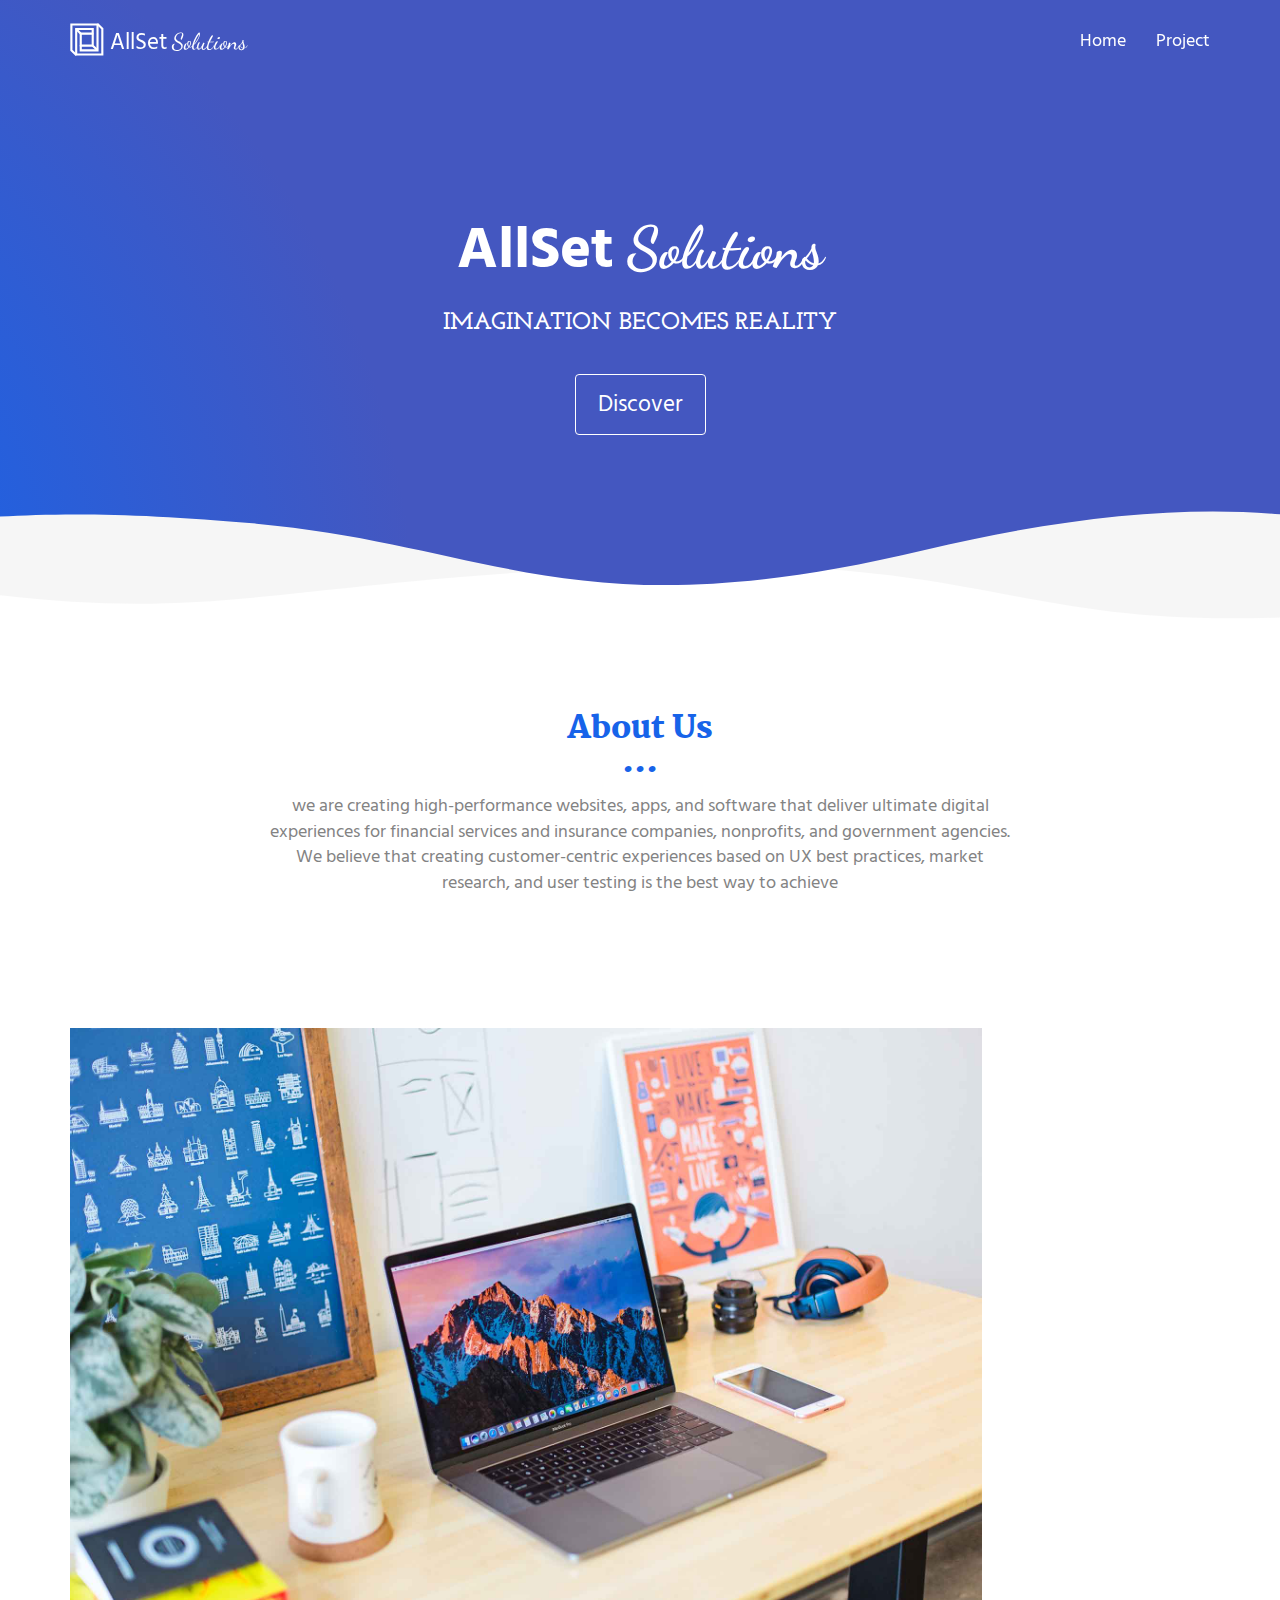
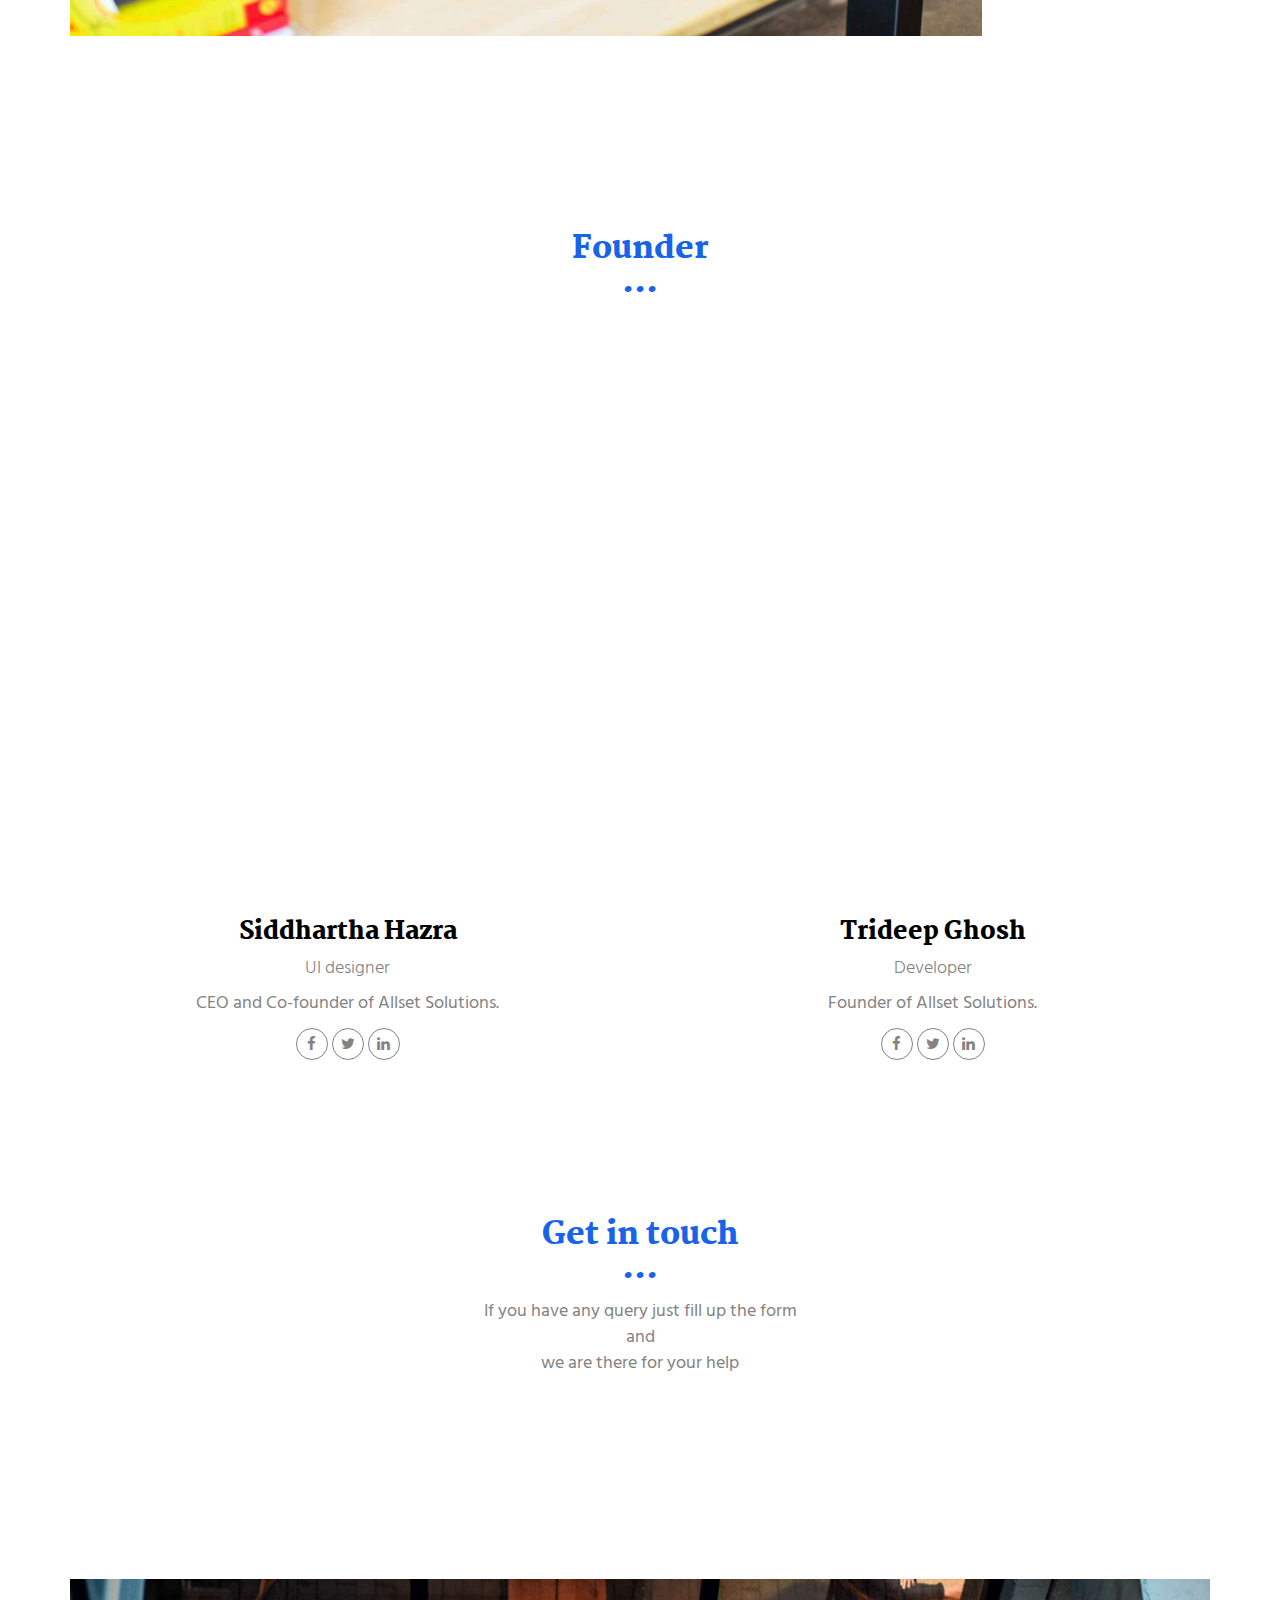
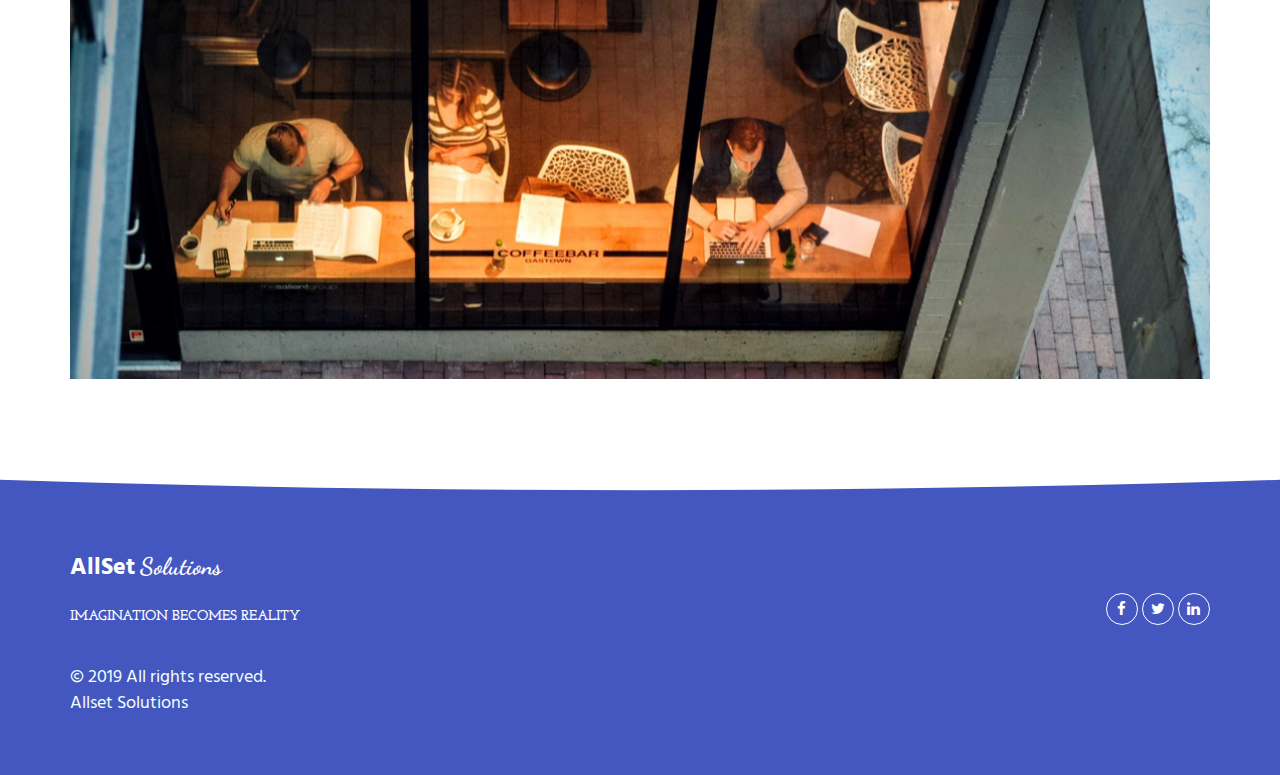
<file: index.html>
<!DOCTYPE html>
<html lang="en">

<head>
  <meta charset="UTF-8">
  <meta content="IE=edge" http-equiv="X-UA-Compatible">
  <meta content="width=device-width,initial-scale=1" name="viewport">
  

  <!-- Disable tap highlight on IE -->
  <meta name="msapplication-tap-highlight" content="no">
  
  <link href="https://fonts.googleapis.com/css?family=Josefin+Slab&display=swap" rel="stylesheet">
  <link href="https://fonts.googleapis.com/css?family=Dancing+Script&display=swap" rel="stylesheet">
  <link rel="apple-touch-icon" sizes="180x180" href="apple-icon-180x180.png">
  <link href="favicon.png" rel="icon">



  <title>AllSet</title>

<link href="./main.550dcf66.css" rel="stylesheet"></head>

<body> <!-- Add your content of header -->
<header>
  <nav class="navbar navbar-default active">
    <div class="container">
      <div class="navbar-header">
        <a class="navbar-brand" href="./index.html" title="">
          <img src="mashup-icon.svg" class="navbar-logo-img" alt="">
          AllSet <span style="font-family: 'Dancing Script', cursive">Solutions</span>
        </a>
      </div>

      <div class="collapse navbar-collapse" id="navbar-collapse">
        <ul class="nav navbar-nav navbar-right">
          <li><a href="./index.html" title="">Home</a></li>
          <li><a href="./project.html" title="">Project</a></li>

        </ul>
      </div> 
    </div>
  </nav>
</header>

<!-- Add your site or app content here -->
  <div class="hero-full-container background-image-container white-text-container">
    <div class="container">
      <div class="row">
        <div class="col-xs-12">
          <h1><span style="font-family: Hind Siliguri">AllSet</span> <span style="font-family: 'Dancing Script', cursive;font-weight:none">Solutions</span></h1>
          <h3><span style="font-family: 'Josefin Slab', serif">IMAGINATION BECOMES REALITY</span></h3>
          <br>
          <a href="./project.html" class="btn btn-default btn-lg" title="">Discover</a>
        </div>
      </div>
    </div>
  </div>

  <div class="section-container">
    <div class="container">
      <div class="row">
        <div class="col-xs-12 col-md-8 col-md-offset-2">
          <div class="text-center">
            <h2>About Us</h2>
            <p>we are creating high-performance websites, apps, and software that deliver ultimate digital experiences for financial services and insurance companies, nonprofits, and government agencies.
            <br>

We believe that creating customer-centric experiences based on UX best practices, market research, and user testing is the best way to achieve</p>
          </div>
       </div>
      </div>
    </div>
  </div>

  <div class="section-container">
    <div class="container">
      <div class="row">      
          <div class="col-xs-12">


            <div id="carousel-example-generic" class="carousel carousel-fade slide" data-ride="carousel">
                
                <div class="carousel-inner" role="listbox">

                    <div class="item active">
                        <img class="img-responsive" src="img-06.jpg" alt="First slide">
                        <div class="carousel-caption card-shadow reveal">
                          
                          <h3>Marketing</h3>
                          <a class="left carousel-control" href="#carousel-example-generic" role="button" data-slide="prev">
                            <i class="fa fa-chevron-left" aria-hidden="true"></i>
                            <span class="sr-only">Previous</span>
                          </a>
                          <a class="right carousel-control" href="#carousel-example-generic" role="button" data-slide="next">
                            <i class="fa fa-chevron-right" aria-hidden="true"></i>
                            <span class="sr-only">Next</span>
                          </a>
                          <p>
                            Marketing is about connecting with people and helping them solve their problems.

The best marketing empowers customers and makes them feel confident and smart. We create experiences that attract, engage, and convert.
                          </p>
                        </div>
                    </div>
                    <div class="item">
                        <img class="img-responsive" src="img-07.jpg" alt="First slide">
                        <div class="carousel-caption card-shadow reveal">

                          <h3>Web Design</h3>
                            <a class="left carousel-control" href="#carousel-example-generic" role="button" data-slide="prev">
                              <i class="fa fa-chevron-left" aria-hidden="true"></i>
                              <span class="sr-only">Previous</span>
                            </a>
                            <a class="right carousel-control" href="#carousel-example-generic" role="button" data-slide="next">
                              <i class="fa fa-chevron-right" aria-hidden="true"></i>
                              <span class="sr-only">Next</span>
                            </a>
                          <p>
                           You need more than just a website. You need results.
We turn underperforming websites around.

We have the business acumen, creativity, and experience to solve any problem and deliver results.
                          </p>
                          <a href="./project.html" class="btn btn-primary" title="">
                            Discover
                          </a>
                        </div>
                    </div>
                </div>
               
            </div>

           
          </div>
          
        </div>  
      
    </div>
  </div>

  <div class="section-container">
    <div class="container text-center">
      <div class="row section-container-spacer">
        <div class="col-xs-12 col-md-12">
          <h2>Founder</h2>
        </div>  
      </div>
      <div class="row">       
        <div class="col-xs-12 col-md-6">
          <img style="width: 62vh" src="profile-1.jpg" alt="" class="reveal img-responsive reveal-content image-center">
          <h3>Siddhartha Hazra</h3>
          <h4>UI designer</h4>
          <p>CEO and Co-founder of Allset Solutions.</p>
          <p>
            <a href="https://facebook.com/" class="social-round-icon fa-icon" title="">
              <i class="fa fa-facebook" aria-hidden="true"></i>
            </a>
            <a href="https://twitter.com/" class="social-round-icon fa-icon" title="">
              <i class="fa fa-twitter" aria-hidden="true"></i>
            </a>
            <a href="https://www.linkedin.com/" class="social-round-icon fa-icon" title="">
              <i class="fa fa-linkedin" aria-hidden="true"></i>
            </a>
          </p>
        </div>
        <div class="col-xs-12 col-md-6">
          <img style="width: 60vh" src="profile-2.jpg" alt="" class="reveal img-responsive reveal-content image-center">
          <h3>Trideep Ghosh</h3>
          <h4>Developer</h4>
          <p>Founder of Allset Solutions.</p>
          <p>
            <a href="https://facebook.com/" class="social-round-icon fa-icon" title="">
              <i class="fa fa-facebook" aria-hidden="true"></i>
            </a>
            <a href="https://twitter.com/" class="social-round-icon fa-icon" title="">
              <i class="fa fa-twitter" aria-hidden="true"></i>
            </a>
            <a href="https://www.linkedin.com/" class="social-round-icon fa-icon" title="">
              <i class="fa fa-linkedin" aria-hidden="true"></i>
            </a>
          </p>
        </div>
      </div>
    </div>
  </div>

 
 
  <div class="section-container contact-container">
    <div class="container">
      <div class="row">
        <div class="col-xs-12 col-md-12">
          <div class="section-container-spacer">
            <h2 class="text-center">Get in touch</h2>
            <p class="text-center">If you have any query just fill up the form <br> and <br> we are there for your help</p>
          </div>
          <div class="card-container">
            <div class="card card-shadow col-xs-10 col-xs-offset-1 col-md-8 col-md-offset-2 reveal">
              <form action="" class="reveal-content">
                <div class="row">
                  <div class="col-md-7">
                    <div class="form-group">
                      <input type="email" class="form-control" id="email" placeholder="Email">
                    </div>
                    <div class="form-group">
                      <input type="text" class="form-control" id="subject" placeholder="Subject">
                    </div>
                    <div class="form-group">
                      <textarea class="form-control" rows="3" placeholder="Enter your message"></textarea>
                    </div>
                    <button type="submit" class="btn btn-primary">Send message</button>
                  </div>
                  <div class="col-md-5">
                    <ul class="list-unstyled address-container">
                      <li>
                        <span class="fa-icon">
                          <i class="fa fa-phone" aria-hidden="true"></i>
                        </span>
                        <span style="font-size: 80%">(+91)7488134557 (+91)6201385352</span>
                      </li>
                      
                      <li>
                        <span class="fa-icon">
                          <i class="fa fa fa-map-o" aria-hidden="true"></i>
                        </span>
                        <span style="font-size: 80%">107 Katras Dhanbad Jharkhand India</span>
                      </li>
                    </ul>
                  </div>
                </div>
              </form>
            </div>
            <div class="card-image col-xs-12" style="background-image: url('img-01.jpg')">
            </div>
          </div>
        </div>  
      </div>
    </div>
  </div>

<script>
  document.addEventListener("DOMContentLoaded", function (event) {
    navbarFixedTopAnimation();
  });
</script>

<footer class="footer-container white-text-container">
  <div class="container">
    <div class="row">

     
      <div class="col-xs-12">
        <h3><span style="font-family: Hind Siliguri">AllSet</span> <span style="font-family: 'Dancing Script', cursive;font-weight:none">Solutions</span></h3>
          
        <div class="row">
          <div class="col-xs-12 col-sm-7">
            <h5><span style="font-family: 'Josefin Slab', serif; font-size: 80%">IMAGINATION BECOMES REALITY</span></h5>
            <br>
            <span style="color: azure">&copy; 2019 All rights reserved. <br>
            Allset Solutions </span>

          </div>
          <div class="col-xs-12 col-sm-5">
            <p class="text-right">
              <a href="https://facebook.com/" class="social-round-icon white-round-icon fa-icon" title="">
                <i class="fa fa-facebook" aria-hidden="true"></i>
              </a>
              <a href="https://twitter.com/" class="social-round-icon white-round-icon fa-icon" title="">
                <i class="fa fa-twitter" aria-hidden="true"></i>
              </a>
              <a href="https://www.linkedin.com/" class="social-round-icon white-round-icon fa-icon" title="">
                <i class="fa fa-linkedin" aria-hidden="true"></i>
              </a>
            </p>
          </div>
        </div>
        
        
      </div>
    </div>
  </div>
</footer>

<script>
  document.addEventListener("DOMContentLoaded", function (event) {
    navActivePage();
    scrollRevelation('.reveal');
  });
</script>

<script type="text/javascript" src="./main.0cf8b554.js"></script></body>

</html>
</file>
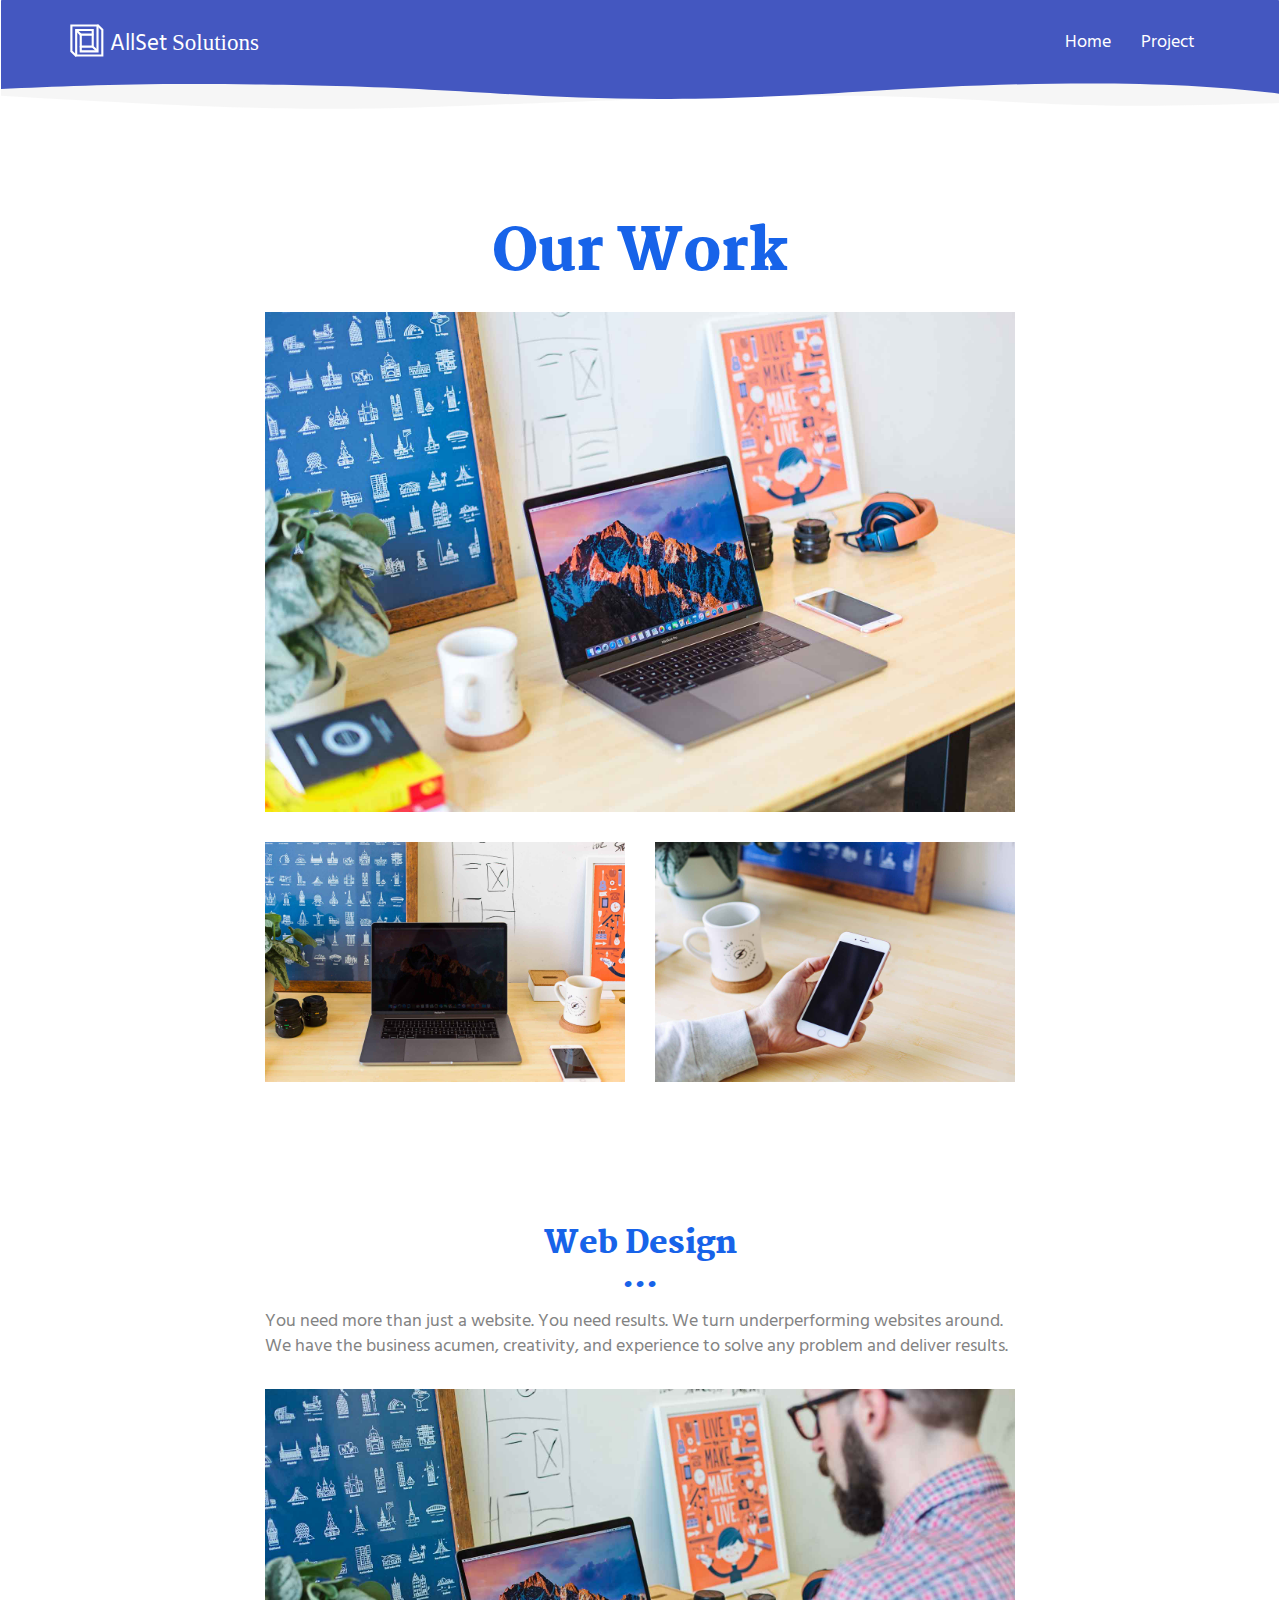
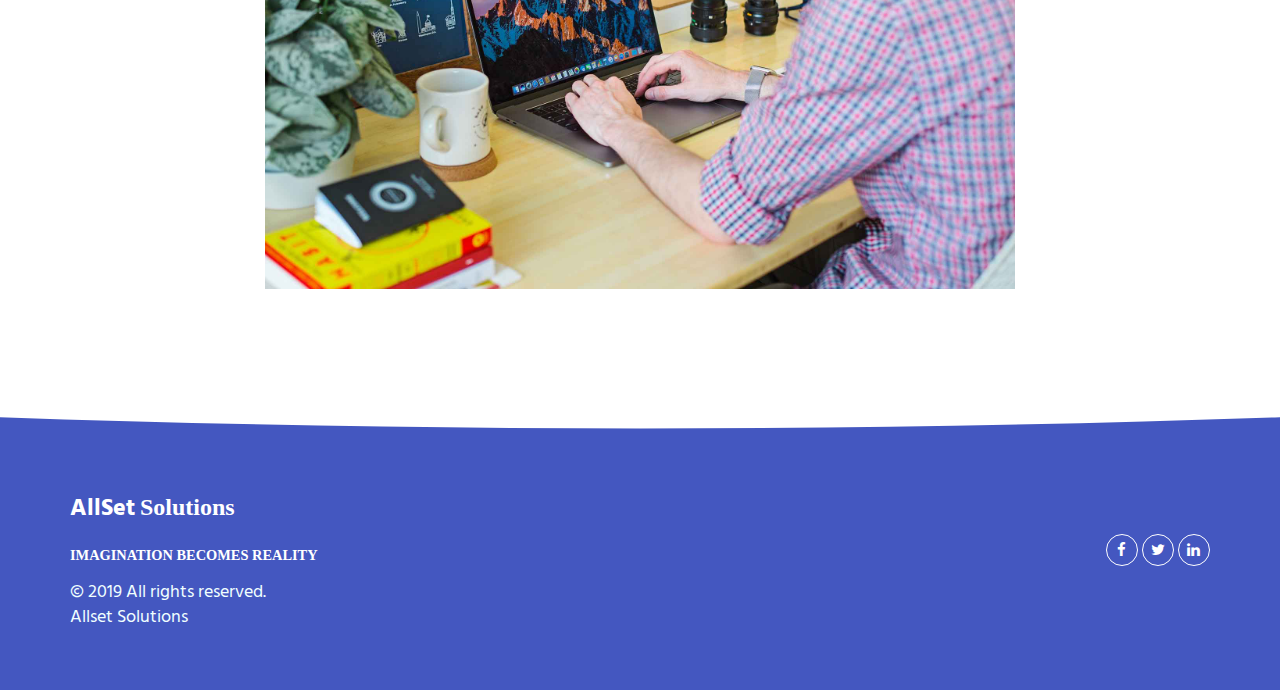
<file: project.html>
<!DOCTYPE html>
<html lang="en">

<head>
  <meta charset="UTF-8">
  <meta content="IE=edge" http-equiv="X-UA-Compatible">
  <meta content="width=device-width,initial-scale=1" name="viewport">
  <meta content="description" name="description">
  <meta name="google" content="notranslate" />
  <meta content="Mashup templates have been developped by Orson.io team" name="author">

  <!-- Disable tap highlight on IE -->
  <meta name="msapplication-tap-highlight" content="no">
  
  
  <link rel="apple-touch-icon" sizes="180x180" href="./assets/apple-icon-180x180.png">
  <link href="./assets/favicon.png" rel="icon">


  <title>AllSet</title>

<link href="./main.550dcf66.css" rel="stylesheet"></head>

<body> <!-- Add your content of header -->
<header>
  <nav class="navbar navbar-default active">
    <div class="container">
      <div class="navbar-header">
        <button type="button" class="navbar-toggle collapsed" data-toggle="collapse" data-target="#navbar-collapse" aria-expanded="false">
          <span class="sr-only">Toggle navigation</span>
          <span class="icon-bar"></span>
          <span class="icon-bar"></span>
          <span class="icon-bar"></span>
        </button>
        <a class="navbar-brand" href="./index.html" title="">
          <img src="mashup-icon.svg" class="navbar-logo-img" alt="">
          AllSet <span style="font-family: 'Dancing Script', cursive">Solutions</span>
        </a>
      </div>

      <div class="collapse navbar-collapse" id="navbar-collapse">
        <ul class="nav navbar-nav navbar-right">
          <li><a href="./index.html" title="">Home</a></li>
          <li><a href="./project.html" title="">Project</a></li>
        </ul>
      </div> 
    </div>
  </nav>
</header>

<div class="section-container">
    <div class="container">
      <div class="row">
        <div class="col-xs-12 col-md-8 col-md-offset-2">
          <h1 class="text-center">Our Work</h1>
         <div class="section-container-spacer">
            <img src="img-06.jpg" alt="" class="img-responsive reveal-content" data-action="zoom">
          </div>

          <div class="row">
            <div class="col-xs-6">
              <img src="img-04.jpg" alt="" class="img-responsive reveal-content" data-action="zoom">
            </div>
            <div class="col-xs-6">
              <img src="img-07.jpg" alt="" class="img-responsive reveal-content" data-action="zoom">
            </div>
          </div>
       </div>
      </div>
    </div>
  </div>

  <div class="section-container">
    <div class="container">
      <div class="row section-container-spacer">
        <div class="col-xs-12 col-md-8 col-md-offset-2">
          <h2 class="text-center">Web Design</h2>
          <div class="section-container-spacer">
            <p>You need more than just a website. You need results.
We turn underperforming websites around.

We have the business acumen, creativity, and experience to solve any problem and deliver results.</p>
          </div>  
          <img src="img-05.jpg" alt="" class="img-responsive reveal-content" data-action="zoom">
        </div>  
      </div>
    </div>
  </div>

<footer class="footer-container white-text-container">
  <div class="container">
    <div class="row">

     
      <div class="col-xs-12">
        <h3><span style="font-family: Hind Siliguri">AllSet</span> <span style="font-family: 'Dancing Script', cursive;font-weight:none">Solutions</span></h3>

        <div class="row">
          <div class="col-xs-12 col-sm-7">
            <h5><span style="font-family: 'Josefin Slab', serif; font-size: 80%">IMAGINATION BECOMES REALITY</span></h5>
             <span style="color: azure">&copy; 2019 All rights reserved. <br>
            Allset Solutions </span>

          </div>
          <div class="col-xs-12 col-sm-5">
            <p class="text-right">
              <a href="https://facebook.com/" class="social-round-icon white-round-icon fa-icon" title="">
                <i class="fa fa-facebook" aria-hidden="true"></i>
              </a>
              <a href="https://twitter.com/" class="social-round-icon white-round-icon fa-icon" title="">
                <i class="fa fa-twitter" aria-hidden="true"></i>
              </a>
              <a href="https://www.linkedin.com/" class="social-round-icon white-round-icon fa-icon" title="">
                <i class="fa fa-linkedin" aria-hidden="true"></i>
              </a>
            </p>
          </div>
        </div>
        
        
      </div>
    </div>
  </div>
</footer>

<script>
  document.addEventListener("DOMContentLoaded", function (event) {
    navActivePage();
    scrollRevelation('.reveal');
  });
</script>
<script type="text/javascript" src="./main.0cf8b554.js"></script></body>

</html>
</file>
<file: main.550dcf66.css>
@import url(https://fonts.googleapis.com/css?family=Hind+Siliguri:300,600|Martel:400,900);@import url(https://maxcdn.bootstrapcdn.com/font-awesome/4.7.0/css/font-awesome.min.css);
html{font-family:sans-serif;-ms-text-size-adjust:100%;-webkit-text-size-adjust:100%}body{margin:0}article,aside,details,figcaption,figure,footer,header,hgroup,main,menu,nav,section,summary{display:block}audio,canvas,progress,video{display:inline-block;vertical-align:baseline}audio:not([controls]){display:none;height:0}[hidden],template{display:none}a{background-color:transparent}a:active,a:hover{outline:0}abbr[title]{border-bottom:1px dotted}b,strong{font-weight:700}dfn{font-style:italic}h1{font-size:2em;margin:.67em 0}mark{background:#ff0;color:#000}small{font-size:80%}sub,sup{font-size:75%;line-height:0;position:relative;vertical-align:baseline}sup{top:-.5em}sub{bottom:-.25em}img{border:0}svg:not(:root){overflow:hidden}figure{margin:1em 40px}hr{box-sizing:content-box;height:0}pre{overflow:auto}code,kbd,pre,samp{font-family:monospace,monospace;font-size:1em}button,input,optgroup,select,textarea{color:inherit;font:inherit;margin:0}button{overflow:visible}button,select{text-transform:none}button,html input[type=button],input[type=reset],input[type=submit]{-webkit-appearance:button;cursor:pointer}button[disabled],html input[disabled]{cursor:default}button::-moz-focus-inner,input::-moz-focus-inner{border:0;padding:0}input{line-height:normal}input[type=checkbox],input[type=radio]{box-sizing:border-box;padding:0}input[type=number]::-webkit-inner-spin-button,input[type=number]::-webkit-outer-spin-button{height:auto}input[type=search]{-webkit-appearance:textfield;box-sizing:content-box}input[type=search]::-webkit-search-cancel-button,input[type=search]::-webkit-search-decoration{-webkit-appearance:none}fieldset{border:1px solid silver;margin:0 2px;padding:.35em .625em .75em}textarea{overflow:auto}optgroup{font-weight:700}table{border-collapse:collapse;border-spacing:0}td,th{padding:0}

/*! Source: https://github.com/h5bp/html5-boilerplate/blob/master/src/css/main.css */@media print{*,:after,:before{background:transparent!important;color:#000!important;box-shadow:none!important;text-shadow:none!important}a,a:visited{text-decoration:underline}a[href]:after{content:" (" attr(href) ")"}abbr[title]:after{content:" (" attr(title) ")"}a[href^="#"]:after,a[href^="javascript:"]:after{content:""}blockquote,pre{border:1px solid #999;page-break-inside:avoid}thead{display:table-header-group}img,tr{page-break-inside:avoid}img{max-width:100%!important}h2,h3,p{orphans:3;widows:3}h2,h3{page-break-after:avoid}.navbar{display:none}.btn>.caret,.dropup>.btn>.caret{border-top-color:#000!important}.label{border:1px solid #000}.table{border-collapse:collapse!important}.table td,.table th{background-color:#fff!important}.table-bordered td,.table-bordered th{border:1px solid #ddd!important}}*,:after,:before{-webkit-box-sizing:border-box;-moz-box-sizing:border-box;box-sizing:border-box}html{font-size:10px;-webkit-tap-highlight-color:transparent}body{font-family:Hind Siliguri,Helvetica,Arial,sans-serif;font-size:18px;line-height:1.42857;color:#838383;background-color:#fff}button,input,select,textarea{font-family:inherit;font-size:inherit;line-height:inherit}a{color:#1763e9;text-decoration:none}a:focus,a:hover{color:#1045a4;text-decoration:underline}a:focus{outline:5px auto -webkit-focus-ring-color;outline-offset:-2px}figure{margin:0}img{vertical-align:middle}.img-responsive{display:block;max-width:100%;height:auto}.img-rounded{border-radius:4px}.img-thumbnail{padding:4px;line-height:1.42857;background-color:#fff;border:1px solid #ddd;border-radius:2px;-webkit-transition:all .2s ease-in-out;-o-transition:all .2s ease-in-out;transition:all .2s ease-in-out;display:inline-block;max-width:100%;height:auto}.img-circle{border-radius:50%}hr{margin-top:25px;margin-bottom:25px;border:0;border-top:1px solid #eee}.sr-only{position:absolute;width:1px;height:1px;margin:-1px;padding:0;overflow:hidden;clip:rect(0,0,0,0);border:0}.sr-only-focusable:active,.sr-only-focusable:focus{position:static;width:auto;height:auto;margin:0;overflow:visible;clip:auto}[role=button]{cursor:pointer}.h1,.h2,.h3,.h4,.h5,.h6,h1,h2,h3,h4,h5,h6{font-family:Martel,Times New Roman,Times,serif;font-weight:900;line-height:1.1;color:#1763e9}.h1 .small,.h1 small,.h2 .small,.h2 small,.h3 .small,.h3 small,.h4 .small,.h4 small,.h5 .small,.h5 small,.h6 .small,.h6 small,h1 .small,h1 small,h2 .small,h2 small,h3 .small,h3 small,h4 .small,h4 small,h5 .small,h5 small,h6 .small,h6 small{font-weight:400;line-height:1;color:#777}.h1,.h2,.h3,h1,h2,h3{margin-top:25px;margin-bottom:12.5px}.h1 .small,.h1 small,.h2 .small,.h2 small,.h3 .small,.h3 small,h1 .small,h1 small,h2 .small,h2 small,h3 .small,h3 small{font-size:65%}.h4,.h5,.h6,h4,h5,h6{margin-top:12.5px;margin-bottom:12.5px}.h4 .small,.h4 small,.h5 .small,.h5 small,.h6 .small,.h6 small,h4 .small,h4 small,h5 .small,h5 small,h6 .small,h6 small{font-size:75%}.h1,h1{font-size:59px}.h2,h2{font-size:31px}.h3,h3{font-size:24px}.h4,.h5,h4,h5{font-size:18px}.h6,h6{font-size:16px}p{margin:0 0 12.5px}.lead{margin-bottom:25px;font-size:20px;font-weight:300;line-height:1.4}@media (min-width:768px){.lead{font-size:27px}}.small,small{font-size:77%}.mark,mark{background-color:#fcf8e3;padding:.2em}.text-left{text-align:left}.text-right{text-align:right}.text-center{text-align:center}.text-justify{text-align:justify}.text-nowrap{white-space:nowrap}.text-lowercase{text-transform:lowercase}.initialism,.text-uppercase{text-transform:uppercase}.text-capitalize{text-transform:capitalize}.text-muted{color:#777}.text-primary{color:#1763e9}a.text-primary:focus,a.text-primary:hover{color:#124fbb}.text-success{color:#fff}a.text-success:focus,a.text-success:hover{color:#e6e6e6}.text-info{color:#31708f}a.text-info:focus,a.text-info:hover{color:#245269}.text-warning{color:#8a6d3b}a.text-warning:focus,a.text-warning:hover{color:#66512c}.text-danger{color:#fff}a.text-danger:focus,a.text-danger:hover{color:#e6e6e6}.bg-primary{color:#fff;background-color:#1763e9}a.bg-primary:focus,a.bg-primary:hover{background-color:#124fbb}.bg-success{background-color:#08005f}a.bg-success:focus,a.bg-success:hover{background-color:#04002c}.bg-info{background-color:#d9edf7}a.bg-info:focus,a.bg-info:hover{background-color:#afd9ee}.bg-warning{background-color:#fcf8e3}a.bg-warning:focus,a.bg-warning:hover{background-color:#f7ecb5}.bg-danger{background-color:#ca044b}a.bg-danger:focus,a.bg-danger:hover{background-color:#980338}.page-header{padding-bottom:11.5px;margin:50px 0 25px;border-bottom:1px solid #eee}ol,ul{margin-top:0;margin-bottom:12.5px}ol ol,ol ul,ul ol,ul ul{margin-bottom:0}.list-inline,.list-unstyled{padding-left:0;list-style:none}.list-inline{margin-left:-5px}.list-inline>li{display:inline-block;padding-left:5px;padding-right:5px}dl{margin-top:0;margin-bottom:25px}dd,dt{line-height:1.42857}dt{font-weight:700}dd{margin-left:0}.dl-horizontal dd:after,.dl-horizontal dd:before{content:" ";display:table}.dl-horizontal dd:after{clear:both}@media (min-width:768px){.dl-horizontal dt{float:left;width:160px;clear:left;text-align:right;overflow:hidden;text-overflow:ellipsis;white-space:nowrap}.dl-horizontal dd{margin-left:180px}}abbr[data-original-title],abbr[title]{cursor:help;border-bottom:1px dotted #777}.initialism{font-size:90%}blockquote{padding:12.5px 25px;margin:0 0 25px;font-size:22.5px;border-left:5px solid #eee}blockquote ol:last-child,blockquote p:last-child,blockquote ul:last-child{margin-bottom:0}blockquote .small,blockquote footer,blockquote small{display:block;font-size:80%;line-height:1.42857;color:#777}blockquote .small:before,blockquote footer:before,blockquote small:before{content:"\2014   \A0"}.blockquote-reverse,blockquote.pull-right{padding-right:15px;padding-left:0;border-right:5px solid #eee;border-left:0;text-align:right}.blockquote-reverse .small:before,.blockquote-reverse footer:before,.blockquote-reverse small:before,blockquote.pull-right .small:before,blockquote.pull-right footer:before,blockquote.pull-right small:before{content:""}.blockquote-reverse .small:after,.blockquote-reverse footer:after,.blockquote-reverse small:after,blockquote.pull-right .small:after,blockquote.pull-right footer:after,blockquote.pull-right small:after{content:"\A0   \2014"}address{margin-bottom:25px;font-style:normal;line-height:1.42857}code,kbd,pre,samp{font-family:Menlo,Monaco,Consolas,Courier New,monospace}code{color:#c7254e;background-color:#f9f2f4}code,kbd{padding:2px 4px;font-size:90%;border-radius:2px}kbd{color:#fff;background-color:#333;box-shadow:inset 0 -1px 0 rgba(0,0,0,.25)}kbd kbd{padding:0;font-size:100%;font-weight:700;box-shadow:none}pre{display:block;padding:12px;margin:0 0 12.5px;font-size:17px;line-height:1.42857;word-break:break-all;word-wrap:break-word;color:#333;background-color:#f5f5f5;border:1px solid #ccc;border-radius:2px}pre code{padding:0;font-size:inherit;color:inherit;white-space:pre-wrap;background-color:transparent;border-radius:0}.pre-scrollable{max-height:340px;overflow-y:scroll}.container{margin-right:auto;margin-left:auto;padding-left:15px;padding-right:15px}.container:after,.container:before{content:" ";display:table}.container:after{clear:both}@media (min-width:768px){.container{width:750px}}@media (min-width:992px){.container{width:970px}}@media (min-width:1200px){.container{width:1170px}}.container-fluid{margin-right:auto;margin-left:auto;padding-left:15px;padding-right:15px}.container-fluid:after,.container-fluid:before{content:" ";display:table}.container-fluid:after{clear:both}.row{margin-left:-15px;margin-right:-15px}.row:after,.row:before{content:" ";display:table}.row:after{clear:both}.col-lg-1,.col-lg-2,.col-lg-3,.col-lg-4,.col-lg-5,.col-lg-6,.col-lg-7,.col-lg-8,.col-lg-9,.col-lg-10,.col-lg-11,.col-lg-12,.col-md-1,.col-md-2,.col-md-3,.col-md-4,.col-md-5,.col-md-6,.col-md-7,.col-md-8,.col-md-9,.col-md-10,.col-md-11,.col-md-12,.col-sm-1,.col-sm-2,.col-sm-3,.col-sm-4,.col-sm-5,.col-sm-6,.col-sm-7,.col-sm-8,.col-sm-9,.col-sm-10,.col-sm-11,.col-sm-12,.col-xs-1,.col-xs-2,.col-xs-3,.col-xs-4,.col-xs-5,.col-xs-6,.col-xs-7,.col-xs-8,.col-xs-9,.col-xs-10,.col-xs-11,.col-xs-12{position:relative;min-height:1px;padding-left:15px;padding-right:15px}.col-xs-1,.col-xs-2,.col-xs-3,.col-xs-4,.col-xs-5,.col-xs-6,.col-xs-7,.col-xs-8,.col-xs-9,.col-xs-10,.col-xs-11,.col-xs-12{float:left}.col-xs-1{width:8.33333%}.col-xs-2{width:16.66667%}.col-xs-3{width:25%}.col-xs-4{width:33.33333%}.col-xs-5{width:41.66667%}.col-xs-6{width:50%}.col-xs-7{width:58.33333%}.col-xs-8{width:66.66667%}.col-xs-9{width:75%}.col-xs-10{width:83.33333%}.col-xs-11{width:91.66667%}.col-xs-12{width:100%}.col-xs-pull-0{right:auto}.col-xs-pull-1{right:8.33333%}.col-xs-pull-2{right:16.66667%}.col-xs-pull-3{right:25%}.col-xs-pull-4{right:33.33333%}.col-xs-pull-5{right:41.66667%}.col-xs-pull-6{right:50%}.col-xs-pull-7{right:58.33333%}.col-xs-pull-8{right:66.66667%}.col-xs-pull-9{right:75%}.col-xs-pull-10{right:83.33333%}.col-xs-pull-11{right:91.66667%}.col-xs-pull-12{right:100%}.col-xs-push-0{left:auto}.col-xs-push-1{left:8.33333%}.col-xs-push-2{left:16.66667%}.col-xs-push-3{left:25%}.col-xs-push-4{left:33.33333%}.col-xs-push-5{left:41.66667%}.col-xs-push-6{left:50%}.col-xs-push-7{left:58.33333%}.col-xs-push-8{left:66.66667%}.col-xs-push-9{left:75%}.col-xs-push-10{left:83.33333%}.col-xs-push-11{left:91.66667%}.col-xs-push-12{left:100%}.col-xs-offset-0{margin-left:0}.col-xs-offset-1{margin-left:8.33333%}.col-xs-offset-2{margin-left:16.66667%}.col-xs-offset-3{margin-left:25%}.col-xs-offset-4{margin-left:33.33333%}.col-xs-offset-5{margin-left:41.66667%}.col-xs-offset-6{margin-left:50%}.col-xs-offset-7{margin-left:58.33333%}.col-xs-offset-8{margin-left:66.66667%}.col-xs-offset-9{margin-left:75%}.col-xs-offset-10{margin-left:83.33333%}.col-xs-offset-11{margin-left:91.66667%}.col-xs-offset-12{margin-left:100%}@media (min-width:768px){.col-sm-1,.col-sm-2,.col-sm-3,.col-sm-4,.col-sm-5,.col-sm-6,.col-sm-7,.col-sm-8,.col-sm-9,.col-sm-10,.col-sm-11,.col-sm-12{float:left}.col-sm-1{width:8.33333%}.col-sm-2{width:16.66667%}.col-sm-3{width:25%}.col-sm-4{width:33.33333%}.col-sm-5{width:41.66667%}.col-sm-6{width:50%}.col-sm-7{width:58.33333%}.col-sm-8{width:66.66667%}.col-sm-9{width:75%}.col-sm-10{width:83.33333%}.col-sm-11{width:91.66667%}.col-sm-12{width:100%}.col-sm-pull-0{right:auto}.col-sm-pull-1{right:8.33333%}.col-sm-pull-2{right:16.66667%}.col-sm-pull-3{right:25%}.col-sm-pull-4{right:33.33333%}.col-sm-pull-5{right:41.66667%}.col-sm-pull-6{right:50%}.col-sm-pull-7{right:58.33333%}.col-sm-pull-8{right:66.66667%}.col-sm-pull-9{right:75%}.col-sm-pull-10{right:83.33333%}.col-sm-pull-11{right:91.66667%}.col-sm-pull-12{right:100%}.col-sm-push-0{left:auto}.col-sm-push-1{left:8.33333%}.col-sm-push-2{left:16.66667%}.col-sm-push-3{left:25%}.col-sm-push-4{left:33.33333%}.col-sm-push-5{left:41.66667%}.col-sm-push-6{left:50%}.col-sm-push-7{left:58.33333%}.col-sm-push-8{left:66.66667%}.col-sm-push-9{left:75%}.col-sm-push-10{left:83.33333%}.col-sm-push-11{left:91.66667%}.col-sm-push-12{left:100%}.col-sm-offset-0{margin-left:0}.col-sm-offset-1{margin-left:8.33333%}.col-sm-offset-2{margin-left:16.66667%}.col-sm-offset-3{margin-left:25%}.col-sm-offset-4{margin-left:33.33333%}.col-sm-offset-5{margin-left:41.66667%}.col-sm-offset-6{margin-left:50%}.col-sm-offset-7{margin-left:58.33333%}.col-sm-offset-8{margin-left:66.66667%}.col-sm-offset-9{margin-left:75%}.col-sm-offset-10{margin-left:83.33333%}.col-sm-offset-11{margin-left:91.66667%}.col-sm-offset-12{margin-left:100%}}@media (min-width:992px){.col-md-1,.col-md-2,.col-md-3,.col-md-4,.col-md-5,.col-md-6,.col-md-7,.col-md-8,.col-md-9,.col-md-10,.col-md-11,.col-md-12{float:left}.col-md-1{width:8.33333%}.col-md-2{width:16.66667%}.col-md-3{width:25%}.col-md-4{width:33.33333%}.col-md-5{width:41.66667%}.col-md-6{width:50%}.col-md-7{width:58.33333%}.col-md-8{width:66.66667%}.col-md-9{width:75%}.col-md-10{width:83.33333%}.col-md-11{width:91.66667%}.col-md-12{width:100%}.col-md-pull-0{right:auto}.col-md-pull-1{right:8.33333%}.col-md-pull-2{right:16.66667%}.col-md-pull-3{right:25%}.col-md-pull-4{right:33.33333%}.col-md-pull-5{right:41.66667%}.col-md-pull-6{right:50%}.col-md-pull-7{right:58.33333%}.col-md-pull-8{right:66.66667%}.col-md-pull-9{right:75%}.col-md-pull-10{right:83.33333%}.col-md-pull-11{right:91.66667%}.col-md-pull-12{right:100%}.col-md-push-0{left:auto}.col-md-push-1{left:8.33333%}.col-md-push-2{left:16.66667%}.col-md-push-3{left:25%}.col-md-push-4{left:33.33333%}.col-md-push-5{left:41.66667%}.col-md-push-6{left:50%}.col-md-push-7{left:58.33333%}.col-md-push-8{left:66.66667%}.col-md-push-9{left:75%}.col-md-push-10{left:83.33333%}.col-md-push-11{left:91.66667%}.col-md-push-12{left:100%}.col-md-offset-0{margin-left:0}.col-md-offset-1{margin-left:8.33333%}.col-md-offset-2{margin-left:16.66667%}.col-md-offset-3{margin-left:25%}.col-md-offset-4{margin-left:33.33333%}.col-md-offset-5{margin-left:41.66667%}.col-md-offset-6{margin-left:50%}.col-md-offset-7{margin-left:58.33333%}.col-md-offset-8{margin-left:66.66667%}.col-md-offset-9{margin-left:75%}.col-md-offset-10{margin-left:83.33333%}.col-md-offset-11{margin-left:91.66667%}.col-md-offset-12{margin-left:100%}}@media (min-width:1200px){.col-lg-1,.col-lg-2,.col-lg-3,.col-lg-4,.col-lg-5,.col-lg-6,.col-lg-7,.col-lg-8,.col-lg-9,.col-lg-10,.col-lg-11,.col-lg-12{float:left}.col-lg-1{width:8.33333%}.col-lg-2{width:16.66667%}.col-lg-3{width:25%}.col-lg-4{width:33.33333%}.col-lg-5{width:41.66667%}.col-lg-6{width:50%}.col-lg-7{width:58.33333%}.col-lg-8{width:66.66667%}.col-lg-9{width:75%}.col-lg-10{width:83.33333%}.col-lg-11{width:91.66667%}.col-lg-12{width:100%}.col-lg-pull-0{right:auto}.col-lg-pull-1{right:8.33333%}.col-lg-pull-2{right:16.66667%}.col-lg-pull-3{right:25%}.col-lg-pull-4{right:33.33333%}.col-lg-pull-5{right:41.66667%}.col-lg-pull-6{right:50%}.col-lg-pull-7{right:58.33333%}.col-lg-pull-8{right:66.66667%}.col-lg-pull-9{right:75%}.col-lg-pull-10{right:83.33333%}.col-lg-pull-11{right:91.66667%}.col-lg-pull-12{right:100%}.col-lg-push-0{left:auto}.col-lg-push-1{left:8.33333%}.col-lg-push-2{left:16.66667%}.col-lg-push-3{left:25%}.col-lg-push-4{left:33.33333%}.col-lg-push-5{left:41.66667%}.col-lg-push-6{left:50%}.col-lg-push-7{left:58.33333%}.col-lg-push-8{left:66.66667%}.col-lg-push-9{left:75%}.col-lg-push-10{left:83.33333%}.col-lg-push-11{left:91.66667%}.col-lg-push-12{left:100%}.col-lg-offset-0{margin-left:0}.col-lg-offset-1{margin-left:8.33333%}.col-lg-offset-2{margin-left:16.66667%}.col-lg-offset-3{margin-left:25%}.col-lg-offset-4{margin-left:33.33333%}.col-lg-offset-5{margin-left:41.66667%}.col-lg-offset-6{margin-left:50%}.col-lg-offset-7{margin-left:58.33333%}.col-lg-offset-8{margin-left:66.66667%}.col-lg-offset-9{margin-left:75%}.col-lg-offset-10{margin-left:83.33333%}.col-lg-offset-11{margin-left:91.66667%}.col-lg-offset-12{margin-left:100%}}table{background-color:transparent}caption{padding-top:8px;padding-bottom:8px;color:#777}caption,th{text-align:left}.table{width:100%;max-width:100%;margin-bottom:25px}.table>tbody>tr>td,.table>tbody>tr>th,.table>tfoot>tr>td,.table>tfoot>tr>th,.table>thead>tr>td,.table>thead>tr>th{padding:8px;line-height:1.42857;vertical-align:top;border-top:1px solid #ddd}.table>thead>tr>th{vertical-align:bottom;border-bottom:2px solid #ddd}.table>caption+thead>tr:first-child>td,.table>caption+thead>tr:first-child>th,.table>colgroup+thead>tr:first-child>td,.table>colgroup+thead>tr:first-child>th,.table>thead:first-child>tr:first-child>td,.table>thead:first-child>tr:first-child>th{border-top:0}.table>tbody+tbody{border-top:2px solid #ddd}.table .table{background-color:#fff}.table-condensed>tbody>tr>td,.table-condensed>tbody>tr>th,.table-condensed>tfoot>tr>td,.table-condensed>tfoot>tr>th,.table-condensed>thead>tr>td,.table-condensed>thead>tr>th{padding:5px}.table-bordered,.table-bordered>tbody>tr>td,.table-bordered>tbody>tr>th,.table-bordered>tfoot>tr>td,.table-bordered>tfoot>tr>th,.table-bordered>thead>tr>td,.table-bordered>thead>tr>th{border:1px solid #ddd}.table-bordered>thead>tr>td,.table-bordered>thead>tr>th{border-bottom-width:2px}.table-striped>tbody>tr:nth-of-type(odd){background-color:#f9f9f9}.table-hover>tbody>tr:hover{background-color:#f5f5f5}table col[class*=col-]{position:static;float:none;display:table-column}table td[class*=col-],table th[class*=col-]{position:static;float:none;display:table-cell}.table>tbody>tr.active>td,.table>tbody>tr.active>th,.table>tbody>tr>td.active,.table>tbody>tr>th.active,.table>tfoot>tr.active>td,.table>tfoot>tr.active>th,.table>tfoot>tr>td.active,.table>tfoot>tr>th.active,.table>thead>tr.active>td,.table>thead>tr.active>th,.table>thead>tr>td.active,.table>thead>tr>th.active{background-color:#f5f5f5}.table-hover>tbody>tr.active:hover>td,.table-hover>tbody>tr.active:hover>th,.table-hover>tbody>tr:hover>.active,.table-hover>tbody>tr>td.active:hover,.table-hover>tbody>tr>th.active:hover{background-color:#e8e8e8}.table>tbody>tr.success>td,.table>tbody>tr.success>th,.table>tbody>tr>td.success,.table>tbody>tr>th.success,.table>tfoot>tr.success>td,.table>tfoot>tr.success>th,.table>tfoot>tr>td.success,.table>tfoot>tr>th.success,.table>thead>tr.success>td,.table>thead>tr.success>th,.table>thead>tr>td.success,.table>thead>tr>th.success{background-color:#08005f}.table-hover>tbody>tr.success:hover>td,.table-hover>tbody>tr.success:hover>th,.table-hover>tbody>tr:hover>.success,.table-hover>tbody>tr>td.success:hover,.table-hover>tbody>tr>th.success:hover{background-color:#060046}.table>tbody>tr.info>td,.table>tbody>tr.info>th,.table>tbody>tr>td.info,.table>tbody>tr>th.info,.table>tfoot>tr.info>td,.table>tfoot>tr.info>th,.table>tfoot>tr>td.info,.table>tfoot>tr>th.info,.table>thead>tr.info>td,.table>thead>tr.info>th,.table>thead>tr>td.info,.table>thead>tr>th.info{background-color:#d9edf7}.table-hover>tbody>tr.info:hover>td,.table-hover>tbody>tr.info:hover>th,.table-hover>tbody>tr:hover>.info,.table-hover>tbody>tr>td.info:hover,.table-hover>tbody>tr>th.info:hover{background-color:#c4e3f3}.table>tbody>tr.warning>td,.table>tbody>tr.warning>th,.table>tbody>tr>td.warning,.table>tbody>tr>th.warning,.table>tfoot>tr.warning>td,.table>tfoot>tr.warning>th,.table>tfoot>tr>td.warning,.table>tfoot>tr>th.warning,.table>thead>tr.warning>td,.table>thead>tr.warning>th,.table>thead>tr>td.warning,.table>thead>tr>th.warning{background-color:#fcf8e3}.table-hover>tbody>tr.warning:hover>td,.table-hover>tbody>tr.warning:hover>th,.table-hover>tbody>tr:hover>.warning,.table-hover>tbody>tr>td.warning:hover,.table-hover>tbody>tr>th.warning:hover{background-color:#faf2cc}.table>tbody>tr.danger>td,.table>tbody>tr.danger>th,.table>tbody>tr>td.danger,.table>tbody>tr>th.danger,.table>tfoot>tr.danger>td,.table>tfoot>tr.danger>th,.table>tfoot>tr>td.danger,.table>tfoot>tr>th.danger,.table>thead>tr.danger>td,.table>thead>tr.danger>th,.table>thead>tr>td.danger,.table>thead>tr>th.danger{background-color:#ca044b}.table-hover>tbody>tr.danger:hover>td,.table-hover>tbody>tr.danger:hover>th,.table-hover>tbody>tr:hover>.danger,.table-hover>tbody>tr>td.danger:hover,.table-hover>tbody>tr>th.danger:hover{background-color:#b10442}.table-responsive{overflow-x:auto;min-height:.01%}@media screen and (max-width:767px){.table-responsive{width:100%;margin-bottom:18.75px;overflow-y:hidden;-ms-overflow-style:-ms-autohiding-scrollbar;border:1px solid #ddd}.table-responsive>.table{margin-bottom:0}.table-responsive>.table>tbody>tr>td,.table-responsive>.table>tbody>tr>th,.table-responsive>.table>tfoot>tr>td,.table-responsive>.table>tfoot>tr>th,.table-responsive>.table>thead>tr>td,.table-responsive>.table>thead>tr>th{white-space:nowrap}.table-responsive>.table-bordered{border:0}.table-responsive>.table-bordered>tbody>tr>td:first-child,.table-responsive>.table-bordered>tbody>tr>th:first-child,.table-responsive>.table-bordered>tfoot>tr>td:first-child,.table-responsive>.table-bordered>tfoot>tr>th:first-child,.table-responsive>.table-bordered>thead>tr>td:first-child,.table-responsive>.table-bordered>thead>tr>th:first-child{border-left:0}.table-responsive>.table-bordered>tbody>tr>td:last-child,.table-responsive>.table-bordered>tbody>tr>th:last-child,.table-responsive>.table-bordered>tfoot>tr>td:last-child,.table-responsive>.table-bordered>tfoot>tr>th:last-child,.table-responsive>.table-bordered>thead>tr>td:last-child,.table-responsive>.table-bordered>thead>tr>th:last-child{border-right:0}.table-responsive>.table-bordered>tbody>tr:last-child>td,.table-responsive>.table-bordered>tbody>tr:last-child>th,.table-responsive>.table-bordered>tfoot>tr:last-child>td,.table-responsive>.table-bordered>tfoot>tr:last-child>th{border-bottom:0}}fieldset{margin:0;min-width:0}fieldset,legend{padding:0;border:0}legend{display:block;width:100%;margin-bottom:25px;font-size:27px;line-height:inherit;color:#333;border-bottom:1px solid #e5e5e5}label{display:inline-block;max-width:100%;margin-bottom:5px;font-weight:700}input[type=search]{-webkit-box-sizing:border-box;-moz-box-sizing:border-box;box-sizing:border-box}input[type=checkbox],input[type=radio]{margin:4px 0 0;margin-top:1px\9;line-height:normal}input[type=file]{display:block}input[type=range]{display:block;width:100%}select[multiple],select[size]{height:auto}input[type=checkbox]:focus,input[type=file]:focus,input[type=radio]:focus{outline:5px auto -webkit-focus-ring-color;outline-offset:-2px}output{padding-top:13px}.form-control,output{display:block;font-size:18px;line-height:1.42857;color:#555}.form-control{width:100%;height:51px;padding:12px 18px;background-color:#fff;background-image:none;border:1px solid #ddd;border-radius:2px;-webkit-box-shadow:inset 0 1px 1px rgba(0,0,0,.075);box-shadow:inset 0 1px 1px rgba(0,0,0,.075);-webkit-transition:border-color .15s ease-in-out,box-shadow .15s ease-in-out;-o-transition:border-color ease-in-out .15s,box-shadow ease-in-out .15s;transition:border-color .15s ease-in-out,box-shadow .15s ease-in-out}.form-control:focus{border-color:#66afe9;-webkit-box-shadow:inset 0 1px 1px rgba(0,0,0,.075),0 0 8px rgba(102,175,233,.6);box-shadow:inset 0 1px 1px rgba(0,0,0,.075),0 0 8px rgba(102,175,233,.6)}.form-control::-moz-placeholder{color:#999;opacity:1}.form-control:-ms-input-placeholder{color:#999}.form-control::-webkit-input-placeholder{color:#999}.form-control::-ms-expand{border:0;background-color:transparent}.form-control[disabled],.form-control[readonly],fieldset[disabled] .form-control{background-color:#eee;opacity:1}.form-control[disabled],fieldset[disabled] .form-control{cursor:not-allowed}textarea.form-control{height:auto}input[type=search]{-webkit-appearance:none}@media screen and (-webkit-min-device-pixel-ratio:0){input[type=date].form-control,input[type=datetime-local].form-control,input[type=month].form-control,input[type=time].form-control{line-height:51px}.input-group-sm>.input-group-btn>input[type=date].btn,.input-group-sm>.input-group-btn>input[type=datetime-local].btn,.input-group-sm>.input-group-btn>input[type=month].btn,.input-group-sm>.input-group-btn>input[type=time].btn,.input-group-sm>input[type=date].form-control,.input-group-sm>input[type=date].input-group-addon,.input-group-sm>input[type=datetime-local].form-control,.input-group-sm>input[type=datetime-local].input-group-addon,.input-group-sm>input[type=month].form-control,.input-group-sm>input[type=month].input-group-addon,.input-group-sm>input[type=time].form-control,.input-group-sm>input[type=time].input-group-addon,.input-group-sm input[type=date],.input-group-sm input[type=datetime-local],.input-group-sm input[type=month],.input-group-sm input[type=time],input[type=date].input-sm,input[type=datetime-local].input-sm,input[type=month].input-sm,input[type=time].input-sm{line-height:37px}.input-group-lg>.input-group-btn>input[type=date].btn,.input-group-lg>.input-group-btn>input[type=datetime-local].btn,.input-group-lg>.input-group-btn>input[type=month].btn,.input-group-lg>.input-group-btn>input[type=time].btn,.input-group-lg>input[type=date].form-control,.input-group-lg>input[type=date].input-group-addon,.input-group-lg>input[type=datetime-local].form-control,.input-group-lg>input[type=datetime-local].input-group-addon,.input-group-lg>input[type=month].form-control,.input-group-lg>input[type=month].input-group-addon,.input-group-lg>input[type=time].form-control,.input-group-lg>input[type=time].input-group-addon,.input-group-lg input[type=date],.input-group-lg input[type=datetime-local],.input-group-lg input[type=month],.input-group-lg input[type=time],input[type=date].input-lg,input[type=datetime-local].input-lg,input[type=month].input-lg,input[type=time].input-lg{line-height:61px}}.form-group{margin-bottom:15px}.checkbox,.radio{position:relative;display:block;margin-top:10px;margin-bottom:10px}.checkbox label,.radio label{min-height:25px;padding-left:20px;margin-bottom:0;font-weight:400;cursor:pointer}.checkbox-inline input[type=checkbox],.checkbox input[type=checkbox],.radio-inline input[type=radio],.radio input[type=radio]{position:absolute;margin-left:-20px;margin-top:4px\9}.checkbox+.checkbox,.radio+.radio{margin-top:-5px}.checkbox-inline,.radio-inline{position:relative;display:inline-block;padding-left:20px;margin-bottom:0;vertical-align:middle;font-weight:400;cursor:pointer}.checkbox-inline+.checkbox-inline,.radio-inline+.radio-inline{margin-top:0;margin-left:10px}.checkbox-inline.disabled,.checkbox.disabled label,.radio-inline.disabled,.radio.disabled label,fieldset[disabled] .checkbox-inline,fieldset[disabled] .checkbox label,fieldset[disabled] .radio-inline,fieldset[disabled] .radio label,fieldset[disabled] input[type=checkbox],fieldset[disabled] input[type=radio],input[type=checkbox].disabled,input[type=checkbox][disabled],input[type=radio].disabled,input[type=radio][disabled]{cursor:not-allowed}.form-control-static{padding-top:13px;padding-bottom:13px;margin-bottom:0;min-height:43px}.form-control-static.input-lg,.form-control-static.input-sm,.input-group-lg>.form-control-static.form-control,.input-group-lg>.form-control-static.input-group-addon,.input-group-lg>.input-group-btn>.form-control-static.btn,.input-group-sm>.form-control-static.form-control,.input-group-sm>.form-control-static.input-group-addon,.input-group-sm>.input-group-btn>.form-control-static.btn{padding-left:0;padding-right:0}.input-group-sm>.form-control,.input-group-sm>.input-group-addon,.input-group-sm>.input-group-btn>.btn,.input-sm{height:37px;padding:7px 10px;font-size:14px;line-height:1.5;border-radius:2px}.input-group-sm>.input-group-btn>select.btn,.input-group-sm>select.form-control,.input-group-sm>select.input-group-addon,select.input-sm{height:37px;line-height:37px}.input-group-sm>.input-group-btn>select[multiple].btn,.input-group-sm>.input-group-btn>textarea.btn,.input-group-sm>select[multiple].form-control,.input-group-sm>select[multiple].input-group-addon,.input-group-sm>textarea.form-control,.input-group-sm>textarea.input-group-addon,select[multiple].input-sm,textarea.input-sm{height:auto}.form-group-sm .form-control{height:37px;padding:7px 10px;font-size:14px;line-height:1.5;border-radius:2px}.form-group-sm select.form-control{height:37px;line-height:37px}.form-group-sm select[multiple].form-control,.form-group-sm textarea.form-control{height:auto}.form-group-sm .form-control-static{height:37px;min-height:39px;padding:8px 10px;font-size:14px;line-height:1.5}.input-group-lg>.form-control,.input-group-lg>.input-group-addon,.input-group-lg>.input-group-btn>.btn,.input-lg{height:61px;padding:14px 22px;font-size:23px;line-height:1.33333;border-radius:4px}.input-group-lg>.input-group-btn>select.btn,.input-group-lg>select.form-control,.input-group-lg>select.input-group-addon,select.input-lg{height:61px;line-height:61px}.input-group-lg>.input-group-btn>select[multiple].btn,.input-group-lg>.input-group-btn>textarea.btn,.input-group-lg>select[multiple].form-control,.input-group-lg>select[multiple].input-group-addon,.input-group-lg>textarea.form-control,.input-group-lg>textarea.input-group-addon,select[multiple].input-lg,textarea.input-lg{height:auto}.form-group-lg .form-control{height:61px;padding:14px 22px;font-size:23px;line-height:1.33333;border-radius:4px}.form-group-lg select.form-control{height:61px;line-height:61px}.form-group-lg select[multiple].form-control,.form-group-lg textarea.form-control{height:auto}.form-group-lg .form-control-static{height:61px;min-height:48px;padding:15px 22px;font-size:23px;line-height:1.33333}.has-feedback{position:relative}.has-feedback .form-control{padding-right:63.75px}.form-control-feedback{position:absolute;top:0;right:0;z-index:2;display:block;width:51px;height:51px;line-height:51px;text-align:center;pointer-events:none}.form-group-lg .form-control+.form-control-feedback,.input-group-lg+.form-control-feedback,.input-group-lg>.form-control+.form-control-feedback,.input-group-lg>.input-group-addon+.form-control-feedback,.input-group-lg>.input-group-btn>.btn+.form-control-feedback,.input-lg+.form-control-feedback{width:61px;height:61px;line-height:61px}.form-group-sm .form-control+.form-control-feedback,.input-group-sm+.form-control-feedback,.input-group-sm>.form-control+.form-control-feedback,.input-group-sm>.input-group-addon+.form-control-feedback,.input-group-sm>.input-group-btn>.btn+.form-control-feedback,.input-sm+.form-control-feedback{width:37px;height:37px;line-height:37px}.has-success .checkbox,.has-success .checkbox-inline,.has-success.checkbox-inline label,.has-success.checkbox label,.has-success .control-label,.has-success .help-block,.has-success .radio,.has-success .radio-inline,.has-success.radio-inline label,.has-success.radio label{color:#fff}.has-success .form-control{border-color:#fff;-webkit-box-shadow:inset 0 1px 1px rgba(0,0,0,.075);box-shadow:inset 0 1px 1px rgba(0,0,0,.075)}.has-success .form-control:focus{border-color:#e6e6e6;-webkit-box-shadow:inset 0 1px 1px rgba(0,0,0,.075),0 0 6px #fff;box-shadow:inset 0 1px 1px rgba(0,0,0,.075),0 0 6px #fff}.has-success .input-group-addon{color:#fff;border-color:#fff;background-color:#08005f}.has-success .form-control-feedback{color:#fff}.has-warning .checkbox,.has-warning .checkbox-inline,.has-warning.checkbox-inline label,.has-warning.checkbox label,.has-warning .control-label,.has-warning .help-block,.has-warning .radio,.has-warning .radio-inline,.has-warning.radio-inline label,.has-warning.radio label{color:#8a6d3b}.has-warning .form-control{border-color:#8a6d3b;-webkit-box-shadow:inset 0 1px 1px rgba(0,0,0,.075);box-shadow:inset 0 1px 1px rgba(0,0,0,.075)}.has-warning .form-control:focus{border-color:#66512c;-webkit-box-shadow:inset 0 1px 1px rgba(0,0,0,.075),0 0 6px #c0a16b;box-shadow:inset 0 1px 1px rgba(0,0,0,.075),0 0 6px #c0a16b}.has-warning .input-group-addon{color:#8a6d3b;border-color:#8a6d3b;background-color:#fcf8e3}.has-warning .form-control-feedback{color:#8a6d3b}.has-error .checkbox,.has-error .checkbox-inline,.has-error.checkbox-inline label,.has-error.checkbox label,.has-error .control-label,.has-error .help-block,.has-error .radio,.has-error .radio-inline,.has-error.radio-inline label,.has-error.radio label{color:#fff}.has-error .form-control{border-color:#fff;-webkit-box-shadow:inset 0 1px 1px rgba(0,0,0,.075);box-shadow:inset 0 1px 1px rgba(0,0,0,.075)}.has-error .form-control:focus{border-color:#e6e6e6;-webkit-box-shadow:inset 0 1px 1px rgba(0,0,0,.075),0 0 6px #fff;box-shadow:inset 0 1px 1px rgba(0,0,0,.075),0 0 6px #fff}.has-error .input-group-addon{color:#fff;border-color:#fff;background-color:#ca044b}.has-error .form-control-feedback{color:#fff}.has-feedback label~.form-control-feedback{top:30px}.has-feedback label.sr-only~.form-control-feedback{top:0}.help-block{display:block;margin-top:5px;margin-bottom:10px;color:#c3c3c3}@media (min-width:768px){.form-inline .form-group{display:inline-block;margin-bottom:0;vertical-align:middle}.form-inline .form-control{display:inline-block;width:auto;vertical-align:middle}.form-inline .form-control-static{display:inline-block}.form-inline .input-group{display:inline-table;vertical-align:middle}.form-inline .input-group .form-control,.form-inline .input-group .input-group-addon,.form-inline .input-group .input-group-btn{width:auto}.form-inline .input-group>.form-control{width:100%}.form-inline .control-label{margin-bottom:0;vertical-align:middle}.form-inline .checkbox,.form-inline .radio{display:inline-block;margin-top:0;margin-bottom:0;vertical-align:middle}.form-inline .checkbox label,.form-inline .radio label{padding-left:0}.form-inline .checkbox input[type=checkbox],.form-inline .radio input[type=radio]{position:relative;margin-left:0}.form-inline .has-feedback .form-control-feedback{top:0}}.form-horizontal .checkbox,.form-horizontal .checkbox-inline,.form-horizontal .radio,.form-horizontal .radio-inline{margin-top:0;margin-bottom:0;padding-top:13px}.form-horizontal .checkbox,.form-horizontal .radio{min-height:38px}.form-horizontal .form-group{margin-left:-15px;margin-right:-15px}.form-horizontal .form-group:after,.form-horizontal .form-group:before{content:" ";display:table}.form-horizontal .form-group:after{clear:both}@media (min-width:768px){.form-horizontal .control-label{text-align:right;margin-bottom:0;padding-top:13px}}.form-horizontal .has-feedback .form-control-feedback{right:15px}@media (min-width:768px){.form-horizontal .form-group-lg .control-label{padding-top:15px;font-size:23px}}@media (min-width:768px){.form-horizontal .form-group-sm .control-label{padding-top:8px;font-size:14px}}.btn{display:inline-block;margin-bottom:0;font-weight:400;text-align:center;vertical-align:middle;touch-action:manipulation;cursor:pointer;background-image:none;border:1px solid transparent;white-space:nowrap;padding:12px 18px;font-size:18px;line-height:1.42857;border-radius:2px;-webkit-user-select:none;-moz-user-select:none;-ms-user-select:none;user-select:none}.btn.active.focus,.btn.active:focus,.btn.focus,.btn:active.focus,.btn:active:focus,.btn:focus{outline:5px auto -webkit-focus-ring-color;outline-offset:-2px}.btn.focus,.btn:focus,.btn:hover{color:#fff;text-decoration:none}.btn.active,.btn:active{outline:0;background-image:none;-webkit-box-shadow:inset 0 3px 5px rgba(0,0,0,.125);box-shadow:inset 0 3px 5px rgba(0,0,0,.125)}.btn.disabled,.btn[disabled],fieldset[disabled] .btn{cursor:not-allowed;opacity:.65;filter:alpha(opacity=65);-webkit-box-shadow:none;box-shadow:none}a.btn.disabled,fieldset[disabled] a.btn{pointer-events:none}.btn-default{color:#fff;background-color:transparent;border-color:#fff}.btn-default.focus,.btn-default:focus{color:#fff;background-color:transparent;border-color:#bfbfbf}.btn-default.active,.btn-default:active,.btn-default:hover,.open>.btn-default.dropdown-toggle{color:#fff;background-color:transparent;border-color:#e0e0e0}.btn-default.active.focus,.btn-default.active:focus,.btn-default.active:hover,.btn-default:active.focus,.btn-default:active:focus,.btn-default:active:hover,.open>.btn-default.dropdown-toggle.focus,.open>.btn-default.dropdown-toggle:focus,.open>.btn-default.dropdown-toggle:hover{color:#fff;background-color:transparent;border-color:#bfbfbf}.btn-default.active,.btn-default:active,.open>.btn-default.dropdown-toggle{background-image:none}.btn-default.disabled.focus,.btn-default.disabled:focus,.btn-default.disabled:hover,.btn-default[disabled].focus,.btn-default[disabled]:focus,.btn-default[disabled]:hover,fieldset[disabled] .btn-default.focus,fieldset[disabled] .btn-default:focus,fieldset[disabled] .btn-default:hover{background-color:transparent;border-color:#fff}.btn-default .badge{color:transparent;background-color:#fff}.btn-primary{color:#1763e9;background-color:transparent;border-color:#1763e9}.btn-primary.focus,.btn-primary:focus{color:#1763e9;background-color:transparent;border-color:#0b3275}.btn-primary.active,.btn-primary:active,.btn-primary:hover,.open>.btn-primary.dropdown-toggle{color:#1763e9;background-color:transparent;border-color:#114bb2}.btn-primary.active.focus,.btn-primary.active:focus,.btn-primary.active:hover,.btn-primary:active.focus,.btn-primary:active:focus,.btn-primary:active:hover,.open>.btn-primary.dropdown-toggle.focus,.open>.btn-primary.dropdown-toggle:focus,.open>.btn-primary.dropdown-toggle:hover{color:#1763e9;background-color:transparent;border-color:#0b3275}.btn-primary.active,.btn-primary:active,.open>.btn-primary.dropdown-toggle{background-image:none}.btn-primary.disabled.focus,.btn-primary.disabled:focus,.btn-primary.disabled:hover,.btn-primary[disabled].focus,.btn-primary[disabled]:focus,.btn-primary[disabled]:hover,fieldset[disabled] .btn-primary.focus,fieldset[disabled] .btn-primary:focus,fieldset[disabled] .btn-primary:hover{background-color:transparent;border-color:#1763e9}.btn-primary .badge{color:transparent;background-color:#1763e9}.btn-success{color:#5cb85c;background-color:transparent;border-color:#5cb85c}.btn-success.focus,.btn-success:focus{color:#5cb85c;background-color:transparent;border-color:#2d672d}.btn-success.active,.btn-success:active,.btn-success:hover,.open>.btn-success.dropdown-toggle{color:#5cb85c;background-color:transparent;border-color:#419641}.btn-success.active.focus,.btn-success.active:focus,.btn-success.active:hover,.btn-success:active.focus,.btn-success:active:focus,.btn-success:active:hover,.open>.btn-success.dropdown-toggle.focus,.open>.btn-success.dropdown-toggle:focus,.open>.btn-success.dropdown-toggle:hover{color:#5cb85c;background-color:transparent;border-color:#2d672d}.btn-success.active,.btn-success:active,.open>.btn-success.dropdown-toggle{background-image:none}.btn-success.disabled.focus,.btn-success.disabled:focus,.btn-success.disabled:hover,.btn-success[disabled].focus,.btn-success[disabled]:focus,.btn-success[disabled]:hover,fieldset[disabled] .btn-success.focus,fieldset[disabled] .btn-success:focus,fieldset[disabled] .btn-success:hover{background-color:transparent;border-color:#5cb85c}.btn-success .badge{color:transparent;background-color:#5cb85c}.btn-info{border-color:#08005f}.btn-info,.btn-info.focus,.btn-info:focus{color:#08005f;background-color:transparent}.btn-info.focus,.btn-info:focus{border-color:#000}.btn-info.active,.btn-info:active,.btn-info:hover,.open>.btn-info.dropdown-toggle{color:#08005f;background-color:transparent;border-color:#030022}.btn-info.active.focus,.btn-info.active:focus,.btn-info.active:hover,.btn-info:active.focus,.btn-info:active:focus,.btn-info:active:hover,.open>.btn-info.dropdown-toggle.focus,.open>.btn-info.dropdown-toggle:focus,.open>.btn-info.dropdown-toggle:hover{color:#08005f;background-color:transparent;border-color:#000}.btn-info.active,.btn-info:active,.open>.btn-info.dropdown-toggle{background-image:none}.btn-info.disabled.focus,.btn-info.disabled:focus,.btn-info.disabled:hover,.btn-info[disabled].focus,.btn-info[disabled]:focus,.btn-info[disabled]:hover,fieldset[disabled] .btn-info.focus,fieldset[disabled] .btn-info:focus,fieldset[disabled] .btn-info:hover{background-color:transparent;border-color:#08005f}.btn-info .badge{color:transparent;background-color:#08005f}.btn-warning{color:#f0ad4e;background-color:transparent;border-color:#f0ad4e}.btn-warning.focus,.btn-warning:focus{color:#f0ad4e;background-color:transparent;border-color:#b06d0f}.btn-warning.active,.btn-warning:active,.btn-warning:hover,.open>.btn-warning.dropdown-toggle{color:#f0ad4e;background-color:transparent;border-color:#eb9316}.btn-warning.active.focus,.btn-warning.active:focus,.btn-warning.active:hover,.btn-warning:active.focus,.btn-warning:active:focus,.btn-warning:active:hover,.open>.btn-warning.dropdown-toggle.focus,.open>.btn-warning.dropdown-toggle:focus,.open>.btn-warning.dropdown-toggle:hover{color:#f0ad4e;background-color:transparent;border-color:#b06d0f}.btn-warning.active,.btn-warning:active,.open>.btn-warning.dropdown-toggle{background-image:none}.btn-warning.disabled.focus,.btn-warning.disabled:focus,.btn-warning.disabled:hover,.btn-warning[disabled].focus,.btn-warning[disabled]:focus,.btn-warning[disabled]:hover,fieldset[disabled] .btn-warning.focus,fieldset[disabled] .btn-warning:focus,fieldset[disabled] .btn-warning:hover{background-color:transparent;border-color:#f0ad4e}.btn-warning .badge{color:transparent;background-color:#f0ad4e}.btn-danger{color:#d9534f;background-color:transparent;border-color:#d9534f}.btn-danger.focus,.btn-danger:focus{color:#d9534f;background-color:transparent;border-color:#8b211e}.btn-danger.active,.btn-danger:active,.btn-danger:hover,.open>.btn-danger.dropdown-toggle{color:#d9534f;background-color:transparent;border-color:#c12e2a}.btn-danger.active.focus,.btn-danger.active:focus,.btn-danger.active:hover,.btn-danger:active.focus,.btn-danger:active:focus,.btn-danger:active:hover,.open>.btn-danger.dropdown-toggle.focus,.open>.btn-danger.dropdown-toggle:focus,.open>.btn-danger.dropdown-toggle:hover{color:#d9534f;background-color:transparent;border-color:#8b211e}.btn-danger.active,.btn-danger:active,.open>.btn-danger.dropdown-toggle{background-image:none}.btn-danger.disabled.focus,.btn-danger.disabled:focus,.btn-danger.disabled:hover,.btn-danger[disabled].focus,.btn-danger[disabled]:focus,.btn-danger[disabled]:hover,fieldset[disabled] .btn-danger.focus,fieldset[disabled] .btn-danger:focus,fieldset[disabled] .btn-danger:hover{background-color:transparent;border-color:#d9534f}.btn-danger .badge{color:transparent;background-color:#d9534f}.btn-link{color:#1763e9;font-weight:400;border-radius:0}.btn-link,.btn-link.active,.btn-link:active,.btn-link[disabled],fieldset[disabled] .btn-link{background-color:transparent;-webkit-box-shadow:none;box-shadow:none}.btn-link,.btn-link:active,.btn-link:focus,.btn-link:hover{border-color:transparent}.btn-link:focus,.btn-link:hover{color:#1045a4;text-decoration:underline;background-color:transparent}.btn-link[disabled]:focus,.btn-link[disabled]:hover,fieldset[disabled] .btn-link:focus,fieldset[disabled] .btn-link:hover{color:#777;text-decoration:none}.btn-group-lg>.btn,.btn-lg{padding:14px 22px;font-size:23px;line-height:1.33333;border-radius:4px}.btn-group-sm>.btn,.btn-sm{padding:7px 10px;font-size:14px;line-height:1.5;border-radius:2px}.btn-group-xs>.btn,.btn-xs{padding:1px 5px;font-size:14px;line-height:1.5;border-radius:2px}.btn-block{display:block;width:100%}.btn-block+.btn-block{margin-top:5px}input[type=button].btn-block,input[type=reset].btn-block,input[type=submit].btn-block{width:100%}.fade{opacity:0;-webkit-transition:opacity .15s linear;-o-transition:opacity .15s linear;transition:opacity .15s linear}.fade.in{opacity:1}.collapse{display:none}.collapse.in{display:block}tr.collapse.in{display:table-row}tbody.collapse.in{display:table-row-group}.collapsing{position:relative;height:0;overflow:hidden;-webkit-transition-property:height,visibility;transition-property:height,visibility;-webkit-transition-duration:.35s;transition-duration:.35s;-webkit-transition-timing-function:ease;transition-timing-function:ease}.caret{display:inline-block;width:0;height:0;margin-left:2px;vertical-align:middle;border-top:4px dashed;border-top:4px solid\9;border-right:4px solid transparent;border-left:4px solid transparent}.dropdown,.dropup{position:relative}.dropdown-toggle:focus{outline:0}.dropdown-menu{position:absolute;top:100%;left:0;z-index:1000;display:none;float:left;min-width:160px;padding:5px 0;margin:2px 0 0;list-style:none;font-size:18px;text-align:left;background-color:#fff;border:1px solid #ccc;border:1px solid rgba(0,0,0,.15);border-radius:2px;-webkit-box-shadow:0 6px 12px rgba(0,0,0,.175);box-shadow:0 6px 12px rgba(0,0,0,.175);background-clip:padding-box}.dropdown-menu.pull-right{right:0;left:auto}.dropdown-menu .divider{height:1px;margin:11.5px 0;overflow:hidden;background-color:#e5e5e5}.dropdown-menu>li>a{display:block;padding:3px 20px;clear:both;font-weight:400;line-height:1.42857;color:#333;white-space:nowrap}.dropdown-menu>li>a:focus,.dropdown-menu>li>a:hover{text-decoration:none;color:#262626;background-color:#f5f5f5}.dropdown-menu>.active>a,.dropdown-menu>.active>a:focus,.dropdown-menu>.active>a:hover{color:#fff;text-decoration:none;outline:0;background-color:#1763e9}.dropdown-menu>.disabled>a,.dropdown-menu>.disabled>a:focus,.dropdown-menu>.disabled>a:hover{color:#777}.dropdown-menu>.disabled>a:focus,.dropdown-menu>.disabled>a:hover{text-decoration:none;background-color:transparent;background-image:none;filter:progid:DXImageTransform.Microsoft.gradient(enabled = false);cursor:not-allowed}.open>.dropdown-menu{display:block}.open>a{outline:0}.dropdown-menu-right{left:auto;right:0}.dropdown-menu-left{left:0;right:auto}.dropdown-header{display:block;padding:3px 20px;font-size:14px;line-height:1.42857;color:#777;white-space:nowrap}.dropdown-backdrop{position:fixed;left:0;right:0;bottom:0;top:0;z-index:990}.pull-right>.dropdown-menu{right:0;left:auto}.dropup .caret,.navbar-fixed-bottom .dropdown .caret{border-top:0;border-bottom:4px dashed;border-bottom:4px solid\9;content:""}.dropup .dropdown-menu,.navbar-fixed-bottom .dropdown .dropdown-menu{top:auto;bottom:100%;margin-bottom:2px}@media (min-width:768px){.navbar-right .dropdown-menu{right:0;left:auto}.navbar-right .dropdown-menu-left{left:0;right:auto}}.btn-group,.btn-group-vertical{position:relative;display:inline-block;vertical-align:middle}.btn-group-vertical>.btn,.btn-group>.btn{position:relative;float:left}.btn-group-vertical>.btn.active,.btn-group-vertical>.btn:active,.btn-group-vertical>.btn:focus,.btn-group-vertical>.btn:hover,.btn-group>.btn.active,.btn-group>.btn:active,.btn-group>.btn:focus,.btn-group>.btn:hover{z-index:2}.btn-group .btn+.btn,.btn-group .btn+.btn-group,.btn-group .btn-group+.btn,.btn-group .btn-group+.btn-group{margin-left:-1px}.btn-toolbar{margin-left:-5px}.btn-toolbar:after,.btn-toolbar:before{content:" ";display:table}.btn-toolbar:after{clear:both}.btn-toolbar .btn,.btn-toolbar .btn-group,.btn-toolbar .input-group{float:left}.btn-toolbar>.btn,.btn-toolbar>.btn-group,.btn-toolbar>.input-group{margin-left:5px}.btn-group>.btn:not(:first-child):not(:last-child):not(.dropdown-toggle){border-radius:0}.btn-group>.btn:first-child{margin-left:0}.btn-group>.btn:first-child:not(:last-child):not(.dropdown-toggle){border-bottom-right-radius:0;border-top-right-radius:0}.btn-group>.btn:last-child:not(:first-child),.btn-group>.dropdown-toggle:not(:first-child){border-bottom-left-radius:0;border-top-left-radius:0}.btn-group>.btn-group{float:left}.btn-group>.btn-group:not(:first-child):not(:last-child)>.btn{border-radius:0}.btn-group>.btn-group:first-child:not(:last-child)>.btn:last-child,.btn-group>.btn-group:first-child:not(:last-child)>.dropdown-toggle{border-bottom-right-radius:0;border-top-right-radius:0}.btn-group>.btn-group:last-child:not(:first-child)>.btn:first-child{border-bottom-left-radius:0;border-top-left-radius:0}.btn-group .dropdown-toggle:active,.btn-group.open .dropdown-toggle{outline:0}.btn-group>.btn+.dropdown-toggle{padding-left:8px;padding-right:8px}.btn-group-lg.btn-group>.btn+.dropdown-toggle,.btn-group>.btn-lg+.dropdown-toggle{padding-left:12px;padding-right:12px}.btn-group.open .dropdown-toggle{-webkit-box-shadow:inset 0 3px 5px rgba(0,0,0,.125);box-shadow:inset 0 3px 5px rgba(0,0,0,.125)}.btn-group.open .dropdown-toggle.btn-link{-webkit-box-shadow:none;box-shadow:none}.btn .caret{margin-left:0}.btn-group-lg>.btn .caret,.btn-lg .caret{border-width:5px 5px 0;border-bottom-width:0}.dropup .btn-group-lg>.btn .caret,.dropup .btn-lg .caret{border-width:0 5px 5px}.btn-group-vertical>.btn,.btn-group-vertical>.btn-group,.btn-group-vertical>.btn-group>.btn{display:block;float:none;width:100%;max-width:100%}.btn-group-vertical>.btn-group:after,.btn-group-vertical>.btn-group:before{content:" ";display:table}.btn-group-vertical>.btn-group:after{clear:both}.btn-group-vertical>.btn-group>.btn{float:none}.btn-group-vertical>.btn+.btn,.btn-group-vertical>.btn+.btn-group,.btn-group-vertical>.btn-group+.btn,.btn-group-vertical>.btn-group+.btn-group{margin-top:-1px;margin-left:0}.btn-group-vertical>.btn:not(:first-child):not(:last-child){border-radius:0}.btn-group-vertical>.btn:first-child:not(:last-child){border-top-right-radius:2px;border-top-left-radius:2px;border-bottom-right-radius:0;border-bottom-left-radius:0}.btn-group-vertical>.btn:last-child:not(:first-child){border-top-right-radius:0;border-top-left-radius:0;border-bottom-right-radius:2px;border-bottom-left-radius:2px}.btn-group-vertical>.btn-group:not(:first-child):not(:last-child)>.btn{border-radius:0}.btn-group-vertical>.btn-group:first-child:not(:last-child)>.btn:last-child,.btn-group-vertical>.btn-group:first-child:not(:last-child)>.dropdown-toggle{border-bottom-right-radius:0;border-bottom-left-radius:0}.btn-group-vertical>.btn-group:last-child:not(:first-child)>.btn:first-child{border-top-right-radius:0;border-top-left-radius:0}.btn-group-justified{display:table;width:100%;table-layout:fixed;border-collapse:separate}.btn-group-justified>.btn,.btn-group-justified>.btn-group{float:none;display:table-cell;width:1%}.btn-group-justified>.btn-group .btn{width:100%}.btn-group-justified>.btn-group .dropdown-menu{left:auto}[data-toggle=buttons]>.btn-group>.btn input[type=checkbox],[data-toggle=buttons]>.btn-group>.btn input[type=radio],[data-toggle=buttons]>.btn input[type=checkbox],[data-toggle=buttons]>.btn input[type=radio]{position:absolute;clip:rect(0,0,0,0);pointer-events:none}.input-group{position:relative;display:table;border-collapse:separate}.input-group[class*=col-]{float:none;padding-left:0;padding-right:0}.input-group .form-control{position:relative;z-index:2;float:left;width:100%;margin-bottom:0}.input-group .form-control:focus{z-index:3}.input-group-addon,.input-group-btn,.input-group .form-control{display:table-cell}.input-group-addon:not(:first-child):not(:last-child),.input-group-btn:not(:first-child):not(:last-child),.input-group .form-control:not(:first-child):not(:last-child){border-radius:0}.input-group-addon,.input-group-btn{width:1%;white-space:nowrap;vertical-align:middle}.input-group-addon{padding:12px 18px;font-size:18px;font-weight:400;line-height:1;color:#555;text-align:center;background-color:#eee;border:1px solid #ddd;border-radius:2px}.input-group-addon.input-sm,.input-group-sm>.input-group-addon,.input-group-sm>.input-group-btn>.input-group-addon.btn{padding:7px 10px;font-size:14px;border-radius:2px}.input-group-addon.input-lg,.input-group-lg>.input-group-addon,.input-group-lg>.input-group-btn>.input-group-addon.btn{padding:14px 22px;font-size:23px;border-radius:4px}.input-group-addon input[type=checkbox],.input-group-addon input[type=radio]{margin-top:0}.input-group-addon:first-child,.input-group-btn:first-child>.btn,.input-group-btn:first-child>.btn-group>.btn,.input-group-btn:first-child>.dropdown-toggle,.input-group-btn:last-child>.btn-group:not(:last-child)>.btn,.input-group-btn:last-child>.btn:not(:last-child):not(.dropdown-toggle),.input-group .form-control:first-child{border-bottom-right-radius:0;border-top-right-radius:0}.input-group-addon:first-child{border-right:0}.input-group-addon:last-child,.input-group-btn:first-child>.btn-group:not(:first-child)>.btn,.input-group-btn:first-child>.btn:not(:first-child),.input-group-btn:last-child>.btn,.input-group-btn:last-child>.btn-group>.btn,.input-group-btn:last-child>.dropdown-toggle,.input-group .form-control:last-child{border-bottom-left-radius:0;border-top-left-radius:0}.input-group-addon:last-child{border-left:0}.input-group-btn{font-size:0;white-space:nowrap}.input-group-btn,.input-group-btn>.btn{position:relative}.input-group-btn>.btn+.btn{margin-left:-1px}.input-group-btn>.btn:active,.input-group-btn>.btn:focus,.input-group-btn>.btn:hover{z-index:2}.input-group-btn:first-child>.btn,.input-group-btn:first-child>.btn-group{margin-right:-1px}.input-group-btn:last-child>.btn,.input-group-btn:last-child>.btn-group{z-index:2;margin-left:-1px}.nav{margin-bottom:0;padding-left:0;list-style:none}.nav:after,.nav:before{content:" ";display:table}.nav:after{clear:both}.nav>li,.nav>li>a{position:relative;display:block}.nav>li>a{padding:10px 15px}.nav>li>a:focus,.nav>li>a:hover{text-decoration:none;background-color:#eee}.nav>li.disabled>a{color:#777}.nav>li.disabled>a:focus,.nav>li.disabled>a:hover{color:#777;text-decoration:none;background-color:transparent;cursor:not-allowed}.nav .open>a,.nav .open>a:focus,.nav .open>a:hover{background-color:#eee;border-color:#1763e9}.nav .nav-divider{height:1px;margin:11.5px 0;overflow:hidden;background-color:#e5e5e5}.nav>li>a>img{max-width:none}.nav-tabs{border-bottom:1px solid #ddd}.nav-tabs>li{float:left;margin-bottom:-1px}.nav-tabs>li>a{margin-right:2px;line-height:1.42857;border:1px solid transparent;border-radius:2px 2px 0 0}.nav-tabs>li>a:hover{border-color:#eee #eee #ddd}.nav-tabs>li.active>a,.nav-tabs>li.active>a:focus,.nav-tabs>li.active>a:hover{color:#555;background-color:#fff;border:1px solid #ddd;border-bottom-color:transparent;cursor:default}.nav-pills>li{float:left}.nav-pills>li>a{border-radius:2px}.nav-pills>li+li{margin-left:2px}.nav-pills>li.active>a,.nav-pills>li.active>a:focus,.nav-pills>li.active>a:hover{color:#fff;background-color:#1763e9}.nav-stacked>li{float:none}.nav-stacked>li+li{margin-top:2px;margin-left:0}.nav-justified,.nav-tabs.nav-justified{width:100%}.nav-justified>li,.nav-tabs.nav-justified>li{float:none}.nav-justified>li>a,.nav-tabs.nav-justified>li>a{text-align:center;margin-bottom:5px}.nav-justified>.dropdown .dropdown-menu{top:auto;left:auto}@media (min-width:768px){.nav-justified>li,.nav-tabs.nav-justified>li{display:table-cell;width:1%}.nav-justified>li>a,.nav-tabs.nav-justified>li>a{margin-bottom:0}}.nav-tabs-justified,.nav-tabs.nav-justified{border-bottom:0}.nav-tabs-justified>li>a,.nav-tabs.nav-justified>li>a{margin-right:0;border-radius:2px}.nav-tabs-justified>.active>a,.nav-tabs-justified>.active>a:focus,.nav-tabs-justified>.active>a:hover,.nav-tabs.nav-justified>.active>a,.nav-tabs.nav-justified>.active>a:focus,.nav-tabs.nav-justified>.active>a:hover{border:1px solid #ddd}@media (min-width:768px){.nav-tabs-justified>li>a,.nav-tabs.nav-justified>li>a{border-bottom:1px solid #ddd;border-radius:2px 2px 0 0}.nav-tabs-justified>.active>a,.nav-tabs-justified>.active>a:focus,.nav-tabs-justified>.active>a:hover,.nav-tabs.nav-justified>.active>a,.nav-tabs.nav-justified>.active>a:focus,.nav-tabs.nav-justified>.active>a:hover{border-bottom-color:#fff}}.tab-content>.tab-pane{display:none}.tab-content>.active{display:block}.nav-tabs .dropdown-menu{margin-top:-1px;border-top-right-radius:0;border-top-left-radius:0}.navbar{position:relative;min-height:80px;margin-bottom:25px;border:1px solid transparent}.navbar:after,.navbar:before{content:" ";display:table}.navbar:after{clear:both}@media (min-width:768px){.navbar{border-radius:2px}}.navbar-header:after,.navbar-header:before{content:" ";display:table}.navbar-header:after{clear:both}@media (min-width:768px){.navbar-header{float:left}}.navbar-collapse{overflow-x:visible;padding-right:15px;padding-left:15px;border-top:1px solid transparent;box-shadow:inset 0 1px 0 hsla(0,0%,100%,.1);-webkit-overflow-scrolling:touch}.navbar-collapse:after,.navbar-collapse:before{content:" ";display:table}.navbar-collapse:after{clear:both}.navbar-collapse.in{overflow-y:auto}@media (min-width:768px){.navbar-collapse{width:auto;border-top:0;box-shadow:none}.navbar-collapse.collapse{display:block!important;height:auto!important;padding-bottom:0;overflow:visible!important}.navbar-collapse.in{overflow-y:visible}.navbar-fixed-bottom .navbar-collapse,.navbar-fixed-top .navbar-collapse,.navbar-static-top .navbar-collapse{padding-left:0;padding-right:0}}.navbar-fixed-bottom .navbar-collapse,.navbar-fixed-top .navbar-collapse{max-height:340px}@media (max-device-width:480px) and (orientation:landscape){.navbar-fixed-bottom .navbar-collapse,.navbar-fixed-top .navbar-collapse{max-height:200px}}.container-fluid>.navbar-collapse,.container-fluid>.navbar-header,.container>.navbar-collapse,.container>.navbar-header{margin-right:-15px;margin-left:-15px}@media (min-width:768px){.container-fluid>.navbar-collapse,.container-fluid>.navbar-header,.container>.navbar-collapse,.container>.navbar-header{margin-right:0;margin-left:0}}.navbar-static-top{z-index:1000;border-width:0 0 1px}@media (min-width:768px){.navbar-static-top{border-radius:0}}.navbar-fixed-bottom,.navbar-fixed-top{position:fixed;right:0;left:0;z-index:1030}@media (min-width:768px){.navbar-fixed-bottom,.navbar-fixed-top{border-radius:0}}.navbar-fixed-top{top:0;border-width:0 0 1px}.navbar-fixed-bottom{bottom:0;margin-bottom:0;border-width:1px 0 0}.navbar-brand{float:left;padding:27.5px 15px;font-size:23px;line-height:25px;height:80px}.navbar-brand:focus,.navbar-brand:hover{text-decoration:none}.navbar-brand>img{display:block}@media (min-width:768px){.navbar>.container-fluid .navbar-brand,.navbar>.container .navbar-brand{margin-left:-15px}}.navbar-toggle{position:relative;float:right;margin-right:15px;padding:9px 10px;margin-top:23px;margin-bottom:23px;background-color:transparent;background-image:none;border:1px solid transparent;border-radius:2px}.navbar-toggle:focus{outline:0}.navbar-toggle .icon-bar{display:block;width:22px;height:2px;border-radius:1px}.navbar-toggle .icon-bar+.icon-bar{margin-top:4px}@media (min-width:768px){.navbar-toggle{display:none}}.navbar-nav{margin:13.75px -15px}.navbar-nav>li>a{padding-top:10px;padding-bottom:10px;line-height:25px}@media (max-width:767px){.navbar-nav .open .dropdown-menu{position:static;float:none;width:auto;margin-top:0;background-color:transparent;border:0;box-shadow:none}.navbar-nav .open .dropdown-menu .dropdown-header,.navbar-nav .open .dropdown-menu>li>a{padding:5px 15px 5px 25px}.navbar-nav .open .dropdown-menu>li>a{line-height:25px}.navbar-nav .open .dropdown-menu>li>a:focus,.navbar-nav .open .dropdown-menu>li>a:hover{background-image:none}}@media (min-width:768px){.navbar-nav{float:left;margin:0}.navbar-nav>li{float:left}.navbar-nav>li>a{padding-top:27.5px;padding-bottom:27.5px}}.navbar-form{margin:14.5px -15px;padding:10px 15px;border-top:1px solid transparent;border-bottom:1px solid transparent;-webkit-box-shadow:inset 0 1px 0 hsla(0,0%,100%,.1),0 1px 0 hsla(0,0%,100%,.1);box-shadow:inset 0 1px 0 hsla(0,0%,100%,.1),0 1px 0 hsla(0,0%,100%,.1)}@media (min-width:768px){.navbar-form .form-group{display:inline-block;margin-bottom:0;vertical-align:middle}.navbar-form .form-control{display:inline-block;width:auto;vertical-align:middle}.navbar-form .form-control-static{display:inline-block}.navbar-form .input-group{display:inline-table;vertical-align:middle}.navbar-form .input-group .form-control,.navbar-form .input-group .input-group-addon,.navbar-form .input-group .input-group-btn{width:auto}.navbar-form .input-group>.form-control{width:100%}.navbar-form .control-label{margin-bottom:0;vertical-align:middle}.navbar-form .checkbox,.navbar-form .radio{display:inline-block;margin-top:0;margin-bottom:0;vertical-align:middle}.navbar-form .checkbox label,.navbar-form .radio label{padding-left:0}.navbar-form .checkbox input[type=checkbox],.navbar-form .radio input[type=radio]{position:relative;margin-left:0}.navbar-form .has-feedback .form-control-feedback{top:0}}@media (max-width:767px){.navbar-form .form-group{margin-bottom:5px}.navbar-form .form-group:last-child{margin-bottom:0}}@media (min-width:768px){.navbar-form{width:auto;border:0;margin-left:0;margin-right:0;padding-top:0;padding-bottom:0;-webkit-box-shadow:none;box-shadow:none}}.navbar-nav>li>.dropdown-menu{margin-top:0;border-top-right-radius:0;border-top-left-radius:0}.navbar-fixed-bottom .navbar-nav>li>.dropdown-menu{margin-bottom:0;border-top-right-radius:2px;border-top-left-radius:2px;border-bottom-right-radius:0;border-bottom-left-radius:0}.navbar-btn{margin-top:14.5px;margin-bottom:14.5px}.btn-group-sm>.navbar-btn.btn,.navbar-btn.btn-sm{margin-top:21.5px;margin-bottom:21.5px}.btn-group-xs>.navbar-btn.btn,.navbar-btn.btn-xs{margin-top:29px;margin-bottom:29px}.navbar-text{margin-top:27.5px;margin-bottom:27.5px}@media (min-width:768px){.navbar-text{float:left;margin-left:15px;margin-right:15px}}@media (min-width:768px){.navbar-left{float:left!important}.navbar-right{float:right!important;margin-right:-15px}.navbar-right~.navbar-right{margin-right:0}}.navbar-default{background-color:transparent;border-color:transparent}.navbar-default .navbar-brand{color:#fff}.navbar-default .navbar-brand:focus,.navbar-default .navbar-brand:hover{color:#e6e6e6;background-color:transparent}.navbar-default .navbar-text{color:#838383}.navbar-default .navbar-nav>li>a{color:#fff}.navbar-default .navbar-nav>li>a:focus,.navbar-default .navbar-nav>li>a:hover{color:#e6e6e6;background-color:transparent}.navbar-default .navbar-nav>.active>a,.navbar-default .navbar-nav>.active>a:focus,.navbar-default .navbar-nav>.active>a:hover{color:#fff;background-color:transparent}.navbar-default .navbar-nav>.disabled>a,.navbar-default .navbar-nav>.disabled>a:focus,.navbar-default .navbar-nav>.disabled>a:hover{color:#ccc;background-color:transparent}.navbar-default .navbar-toggle{border-color:#ddd}.navbar-default .navbar-toggle:focus,.navbar-default .navbar-toggle:hover{background-color:#ddd}.navbar-default .navbar-toggle .icon-bar{background-color:#888}.navbar-default .navbar-collapse,.navbar-default .navbar-form{border-color:transparent}.navbar-default .navbar-nav>.open>a,.navbar-default .navbar-nav>.open>a:focus,.navbar-default .navbar-nav>.open>a:hover{background-color:transparent;color:#fff}@media (max-width:767px){.navbar-default .navbar-nav .open .dropdown-menu>li>a{color:#fff}.navbar-default .navbar-nav .open .dropdown-menu>li>a:focus,.navbar-default .navbar-nav .open .dropdown-menu>li>a:hover{color:#e6e6e6;background-color:transparent}.navbar-default .navbar-nav .open .dropdown-menu>.active>a,.navbar-default .navbar-nav .open .dropdown-menu>.active>a:focus,.navbar-default .navbar-nav .open .dropdown-menu>.active>a:hover{color:#fff;background-color:transparent}.navbar-default .navbar-nav .open .dropdown-menu>.disabled>a,.navbar-default .navbar-nav .open .dropdown-menu>.disabled>a:focus,.navbar-default .navbar-nav .open .dropdown-menu>.disabled>a:hover{color:#ccc;background-color:transparent}}.navbar-default .navbar-link{color:#fff}.navbar-default .navbar-link:hover{color:#e6e6e6}.navbar-default .btn-link{color:#fff}.navbar-default .btn-link:focus,.navbar-default .btn-link:hover{color:#e6e6e6}.navbar-default .btn-link[disabled]:focus,.navbar-default .btn-link[disabled]:hover,fieldset[disabled] .navbar-default .btn-link:focus,fieldset[disabled] .navbar-default .btn-link:hover{color:#ccc}.navbar-inverse{background-color:#222;border-color:#1763e9}.navbar-inverse .navbar-brand{color:#fff}.navbar-inverse .navbar-brand:focus,.navbar-inverse .navbar-brand:hover{color:#fff;background-color:transparent}.navbar-inverse .navbar-nav>li>a,.navbar-inverse .navbar-text{color:#fff}.navbar-inverse .navbar-nav>li>a:focus,.navbar-inverse .navbar-nav>li>a:hover{color:#fff;background-color:transparent}.navbar-inverse .navbar-nav>.active>a,.navbar-inverse .navbar-nav>.active>a:focus,.navbar-inverse .navbar-nav>.active>a:hover{color:#fff;background-color:#090909}.navbar-inverse .navbar-nav>.disabled>a,.navbar-inverse .navbar-nav>.disabled>a:focus,.navbar-inverse .navbar-nav>.disabled>a:hover{color:#444;background-color:transparent}.navbar-inverse .navbar-toggle{border-color:#333}.navbar-inverse .navbar-toggle:focus,.navbar-inverse .navbar-toggle:hover{background-color:#333}.navbar-inverse .navbar-toggle .icon-bar{background-color:#fff}.navbar-inverse .navbar-collapse,.navbar-inverse .navbar-form{border-color:#101010}.navbar-inverse .navbar-nav>.open>a,.navbar-inverse .navbar-nav>.open>a:focus,.navbar-inverse .navbar-nav>.open>a:hover{background-color:#090909;color:#fff}@media (max-width:767px){.navbar-inverse .navbar-nav .open .dropdown-menu>.dropdown-header{border-color:#1763e9}.navbar-inverse .navbar-nav .open .dropdown-menu .divider{background-color:#1763e9}.navbar-inverse .navbar-nav .open .dropdown-menu>li>a{color:#fff}.navbar-inverse .navbar-nav .open .dropdown-menu>li>a:focus,.navbar-inverse .navbar-nav .open .dropdown-menu>li>a:hover{color:#fff;background-color:transparent}.navbar-inverse .navbar-nav .open .dropdown-menu>.active>a,.navbar-inverse .navbar-nav .open .dropdown-menu>.active>a:focus,.navbar-inverse .navbar-nav .open .dropdown-menu>.active>a:hover{color:#fff;background-color:#090909}.navbar-inverse .navbar-nav .open .dropdown-menu>.disabled>a,.navbar-inverse .navbar-nav .open .dropdown-menu>.disabled>a:focus,.navbar-inverse .navbar-nav .open .dropdown-menu>.disabled>a:hover{color:#444;background-color:transparent}}.navbar-inverse .btn-link,.navbar-inverse .btn-link:focus,.navbar-inverse .btn-link:hover,.navbar-inverse .navbar-link,.navbar-inverse .navbar-link:hover{color:#fff}.navbar-inverse .btn-link[disabled]:focus,.navbar-inverse .btn-link[disabled]:hover,fieldset[disabled] .navbar-inverse .btn-link:focus,fieldset[disabled] .navbar-inverse .btn-link:hover{color:#444}.label{display:inline;padding:.2em .6em .3em;font-size:75%;font-weight:700;line-height:1;color:#fff;text-align:center;white-space:nowrap;vertical-align:baseline;border-radius:.25em}.label:empty{display:none}.btn .label{position:relative;top:-1px}a.label:focus,a.label:hover{color:#fff;text-decoration:none;cursor:pointer}.label-default{background-color:#777}.label-default[href]:focus,.label-default[href]:hover{background-color:#5e5e5e}.label-primary{background-color:#1763e9}.label-primary[href]:focus,.label-primary[href]:hover{background-color:#124fbb}.label-success{background-color:#5cb85c}.label-success[href]:focus,.label-success[href]:hover{background-color:#449d44}.label-info{background-color:#08005f}.label-info[href]:focus,.label-info[href]:hover{background-color:#04002c}.label-warning{background-color:#f0ad4e}.label-warning[href]:focus,.label-warning[href]:hover{background-color:#ec971f}.label-danger{background-color:#d9534f}.label-danger[href]:focus,.label-danger[href]:hover{background-color:#c9302c}.badge{display:inline-block;min-width:10px;padding:3px 7px;font-size:14px;font-weight:700;color:#fff;line-height:1;vertical-align:middle;white-space:nowrap;text-align:center;background-color:#777;border-radius:10px}.badge:empty{display:none}.btn .badge{position:relative;top:-1px}.btn-group-xs>.btn .badge,.btn-xs .badge{top:0;padding:1px 5px}.list-group-item.active>.badge,.nav-pills>.active>a>.badge{color:#1763e9;background-color:#fff}.list-group-item>.badge{float:right}.list-group-item>.badge+.badge{margin-right:5px}.nav-pills>li>a>.badge{margin-left:3px}a.badge:focus,a.badge:hover{color:#fff;text-decoration:none;cursor:pointer}.alert{padding:15px;margin-bottom:25px;border:1px solid transparent;border-radius:2px}.alert h4{margin-top:0;color:inherit}.alert .alert-link{font-weight:700}.alert>p,.alert>ul{margin-bottom:0}.alert>p+p{margin-top:5px}.alert-dismissable,.alert-dismissible{padding-right:35px}.alert-dismissable .close,.alert-dismissible .close{position:relative;top:-2px;right:-21px;color:inherit}.alert-success{background-color:#08005f;border-color:#08005f;color:#fff}.alert-success hr{border-top-color:#060046}.alert-success .alert-link{color:#e6e6e6}.alert-info{background-color:#d9edf7;border-color:#bce8f1;color:#31708f}.alert-info hr{border-top-color:#a6e1ec}.alert-info .alert-link{color:#245269}.alert-warning{background-color:#fcf8e3;border-color:#faebcc;color:#8a6d3b}.alert-warning hr{border-top-color:#f7e1b5}.alert-warning .alert-link{color:#66512c}.alert-danger{background-color:#ca044b;border-color:#ca044b;color:#fff}.alert-danger hr{border-top-color:#b10442}.alert-danger .alert-link{color:#e6e6e6}.embed-responsive{position:relative;display:block;height:0;padding:0;overflow:hidden}.embed-responsive .embed-responsive-item,.embed-responsive embed,.embed-responsive iframe,.embed-responsive object,.embed-responsive video{position:absolute;top:0;left:0;bottom:0;height:100%;width:100%;border:0}.embed-responsive-16by9{padding-bottom:56.25%}.embed-responsive-4by3{padding-bottom:75%}.close{float:right;font-size:27px;font-weight:700;line-height:1;color:#000;text-shadow:0 1px 0 #fff;opacity:.2;filter:alpha(opacity=20)}.close:focus,.close:hover{color:#000;text-decoration:none;cursor:pointer;opacity:.5;filter:alpha(opacity=50)}button.close{padding:0;cursor:pointer;background:transparent;border:0;-webkit-appearance:none}.carousel,.carousel-inner{position:relative}.carousel-inner{overflow:hidden;width:100%}.carousel-inner>.item{display:none;position:relative;-webkit-transition:left .6s ease-in-out;-o-transition:.6s ease-in-out left;transition:left .6s ease-in-out}.carousel-inner>.item>a>img,.carousel-inner>.item>img{display:block;height:auto;line-height:1}@media (-webkit-transform-3d),(transform-3d){.carousel-inner>.item{-webkit-transition:-webkit-transform .6s ease-in-out;-moz-transition:-moz-transform .6s ease-in-out;-o-transition:-o-transform .6s ease-in-out;transition:transform .6s ease-in-out;-webkit-backface-visibility:hidden;-moz-backface-visibility:hidden;backface-visibility:hidden;-webkit-perspective:1000px;-moz-perspective:1000px;perspective:1000px}.carousel-inner>.item.active.right,.carousel-inner>.item.next{-webkit-transform:translate3d(100%,0,0);transform:translate3d(100%,0,0);left:0}.carousel-inner>.item.active.left,.carousel-inner>.item.prev{-webkit-transform:translate3d(-100%,0,0);transform:translate3d(-100%,0,0);left:0}.carousel-inner>.item.active,.carousel-inner>.item.next.left,.carousel-inner>.item.prev.right{-webkit-transform:translateZ(0);transform:translateZ(0);left:0}}.carousel-inner>.active,.carousel-inner>.next,.carousel-inner>.prev{display:block}.carousel-inner>.active{left:0}.carousel-inner>.next,.carousel-inner>.prev{position:absolute;top:0;width:100%}.carousel-inner>.next{left:100%}.carousel-inner>.prev{left:-100%}.carousel-inner>.next.left,.carousel-inner>.prev.right{left:0}.carousel-inner>.active.left{left:-100%}.carousel-inner>.active.right{left:100%}.carousel-control{position:absolute;top:0;left:0;bottom:0;width:15%;opacity:.5;filter:alpha(opacity=50);font-size:20px;color:#fff;text-align:center;text-shadow:0 1px 2px rgba(0,0,0,.6);background-color:transparent}.carousel-control.left{background-image:-webkit-linear-gradient(left,rgba(0,0,0,.5),rgba(0,0,0,.0001));background-image:-o-linear-gradient(left,rgba(0,0,0,.5) 0,rgba(0,0,0,.0001) 100%);background-image:linear-gradient(90deg,rgba(0,0,0,.5) 0,rgba(0,0,0,.0001));background-repeat:repeat-x;filter:progid:DXImageTransform.Microsoft.gradient(startColorstr="#80000000",endColorstr="#00000000",GradientType=1)}.carousel-control.right{left:auto;right:0;background-image:-webkit-linear-gradient(left,rgba(0,0,0,.0001),rgba(0,0,0,.5));background-image:-o-linear-gradient(left,rgba(0,0,0,.0001) 0,rgba(0,0,0,.5) 100%);background-image:linear-gradient(90deg,rgba(0,0,0,.0001) 0,rgba(0,0,0,.5));background-repeat:repeat-x;filter:progid:DXImageTransform.Microsoft.gradient(startColorstr="#00000000",endColorstr="#80000000",GradientType=1)}.carousel-control:focus,.carousel-control:hover{outline:0;color:#fff;text-decoration:none;opacity:.9;filter:alpha(opacity=90)}.carousel-control .glyphicon-chevron-left,.carousel-control .glyphicon-chevron-right,.carousel-control .icon-next,.carousel-control .icon-prev{position:absolute;top:50%;margin-top:-10px;z-index:5;display:inline-block}.carousel-control .glyphicon-chevron-left,.carousel-control .icon-prev{left:50%;margin-left:-10px}.carousel-control .glyphicon-chevron-right,.carousel-control .icon-next{right:50%;margin-right:-10px}.carousel-control .icon-next,.carousel-control .icon-prev{width:20px;height:20px;line-height:1;font-family:serif}.carousel-control .icon-prev:before{content:"\2039"}.carousel-control .icon-next:before{content:"\203A"}.carousel-indicators{position:absolute;bottom:10px;left:50%;z-index:15;width:60%;margin-left:-30%;padding-left:0;list-style:none;text-align:center}.carousel-indicators li{display:inline-block;width:10px;height:10px;margin:1px;text-indent:-999px;border:1px solid #fff;border-radius:10px;cursor:pointer;background-color:#000\9;background-color:transparent}.carousel-indicators .active{margin:0;width:12px;height:12px;background-color:#fff}.carousel-caption{position:absolute;left:15%;right:15%;bottom:20px;z-index:10;padding-top:20px;padding-bottom:20px;color:#fff;text-align:center;text-shadow:0 1px 2px rgba(0,0,0,.6)}.carousel-caption .btn{text-shadow:none}@media screen and (min-width:768px){.carousel-control .glyphicon-chevron-left,.carousel-control .glyphicon-chevron-right,.carousel-control .icon-next,.carousel-control .icon-prev{width:30px;height:30px;margin-top:-10px;font-size:30px}.carousel-control .glyphicon-chevron-left,.carousel-control .icon-prev{margin-left:-10px}.carousel-control .glyphicon-chevron-right,.carousel-control .icon-next{margin-right:-10px}.carousel-caption{left:20%;right:20%;padding-bottom:30px}.carousel-indicators{bottom:20px}}.clearfix:after,.clearfix:before{content:" ";display:table}.clearfix:after{clear:both}.center-block{display:block;margin-left:auto;margin-right:auto}.pull-right{float:right!important}.pull-left{float:left!important}.hide{display:none!important}.show{display:block!important}.invisible{visibility:hidden}.text-hide{font:0/0 a;color:transparent;text-shadow:none;background-color:transparent;border:0}.hidden{display:none!important}.affix{position:fixed}@-ms-viewport{width:device-width}.visible-lg,.visible-lg-block,.visible-lg-inline,.visible-lg-inline-block,.visible-md,.visible-md-block,.visible-md-inline,.visible-md-inline-block,.visible-sm,.visible-sm-block,.visible-sm-inline,.visible-sm-inline-block,.visible-xs,.visible-xs-block,.visible-xs-inline,.visible-xs-inline-block{display:none!important}@media (max-width:767px){.visible-xs{display:block!important}table.visible-xs{display:table!important}tr.visible-xs{display:table-row!important}td.visible-xs,th.visible-xs{display:table-cell!important}}@media (max-width:767px){.visible-xs-block{display:block!important}}@media (max-width:767px){.visible-xs-inline{display:inline!important}}@media (max-width:767px){.visible-xs-inline-block{display:inline-block!important}}@media (min-width:768px) and (max-width:991px){.visible-sm{display:block!important}table.visible-sm{display:table!important}tr.visible-sm{display:table-row!important}td.visible-sm,th.visible-sm{display:table-cell!important}}@media (min-width:768px) and (max-width:991px){.visible-sm-block{display:block!important}}@media (min-width:768px) and (max-width:991px){.visible-sm-inline{display:inline!important}}@media (min-width:768px) and (max-width:991px){.visible-sm-inline-block{display:inline-block!important}}@media (min-width:992px) and (max-width:1199px){.visible-md{display:block!important}table.visible-md{display:table!important}tr.visible-md{display:table-row!important}td.visible-md,th.visible-md{display:table-cell!important}}@media (min-width:992px) and (max-width:1199px){.visible-md-block{display:block!important}}@media (min-width:992px) and (max-width:1199px){.visible-md-inline{display:inline!important}}@media (min-width:992px) and (max-width:1199px){.visible-md-inline-block{display:inline-block!important}}@media (min-width:1200px){.visible-lg{display:block!important}table.visible-lg{display:table!important}tr.visible-lg{display:table-row!important}td.visible-lg,th.visible-lg{display:table-cell!important}}@media (min-width:1200px){.visible-lg-block{display:block!important}}@media (min-width:1200px){.visible-lg-inline{display:inline!important}}@media (min-width:1200px){.visible-lg-inline-block{display:inline-block!important}}@media (max-width:767px){.hidden-xs{display:none!important}}@media (min-width:768px) and (max-width:991px){.hidden-sm{display:none!important}}@media (min-width:992px) and (max-width:1199px){.hidden-md{display:none!important}}@media (min-width:1200px){.hidden-lg{display:none!important}}.visible-print{display:none!important}@media print{.visible-print{display:block!important}table.visible-print{display:table!important}tr.visible-print{display:table-row!important}td.visible-print,th.visible-print{display:table-cell!important}}.visible-print-block{display:none!important}@media print{.visible-print-block{display:block!important}}.visible-print-inline{display:none!important}@media print{.visible-print-inline{display:inline!important}}.visible-print-inline-block{display:none!important}@media print{.visible-print-inline-block{display:inline-block!important}}@media print{.hidden-print{display:none!important}}.grid,.no-space{padding:0;overflow:hidden}.list-unstyled li{line-height:1.58em}.section-container{padding:60px 0}.section-container-spacer{margin-bottom:30px}.hero-full-container{padding:20% 0}@media (min-width:992px){.hero-full-container{padding:15% 0}}.hero-container{padding:120px 0 60px}.white-text-container a,.white-text-container h1,.white-text-container h2,.white-text-container h3,.white-text-container h4,.white-text-container h5,.white-text-container p{color:#fff}@media (max-width:992px){.address-container{margin-top:20px}}.background-image-container{text-align:center;background-image:url(./assets/images/wave-hero-background.svg)}.background-image-container,.footer-container{background-size:cover;background-repeat:no-repeat;background-position:top}.footer-container{background-image:url(./assets/images/wave-footer.svg);padding:60px 0;margin-top:30px}.btn{-webkit-transition:all .1s linear;-o-transition:all .1s linear;transition:all .1s linear}.btn-primary:focus,.btn-primary:hover{background-color:#1763e9;color:#fff;border-color:#1763e9}.btn-info:focus,.btn-info:hover{background-color:#08005f;color:#fff;border-color:#08005f}.btn-success:focus,.btn-success:hover{background-color:#5cb85c;color:#fff;border-color:#5cb85c}.btn-danger:focus,.btn-danger:hover{background-color:#d9534f;color:#fff;border-color:#d9534f}.btn-warning:focus,.btn-warning:hover{background-color:#f0ad4e;color:#fff;border-color:#f0ad4e}.navbar-btn{float:left}@media (max-width:992px){.navbar-btn{margin-left:15px;margin-right:15px}}.navbar-default.active{border-color:transparent;-webkit-transition:all .5s linear;-o-transition:all .5s linear;transition:all .5s linear;background-image:url(./assets/images/wave-header.svg);background-position:0 90%;background-repeat:no-repeat;background-size:cover;padding-bottom:30px}@media (max-width:768px){.navbar-default.active .navbar-nav{margin-bottom:60px}}.navbar-brand>.navbar-logo-img{display:inline-block;margin-top:-5px}.navbar-default .navbar-toggle .icon-bar{background-color:#fff}.navbar-default .navbar-toggle:focus .icon-bar,.navbar-default .navbar-toggle:hover .icon-bar{background-color:#888}.navbar-default .navbar-nav>.active>a,.navbar-default .navbar-nav>.active>a:focus,.navbar-default .navbar-nav>.active>a:hover{font-weight:700}.h1,h1{margin-bottom:25px}.h1:after,h1:after{display:none}.h2:after,h2:after{content:"...";color:#1763e9;display:block}.h3,h3{color:#000}.h4,h4{color:#838383;font-weight:300;font-family:Hind Siliguri,Helvetica,Arial,sans-serif}img[data-action=zoom]{cursor:pointer;cursor:-webkit-zoom-in;cursor:-moz-zoom-in}.zoom-img,.zoom-img-wrap{position:relative;z-index:666;-webkit-transition:all .3s;-o-transition:all .3s;transition:all .3s}img.zoom-img{cursor:pointer;cursor:-webkit-zoom-out;cursor:-moz-zoom-out}.zoom-overlay{z-index:420;background:#fff;position:fixed;top:0;left:0;right:0;bottom:0;pointer-events:none;filter:"alpha(opacity=0)";opacity:0;-webkit-transition:opacity .3s;-o-transition:opacity .3s;transition:opacity .3s}.zoom-overlay-open .zoom-overlay{filter:"alpha(opacity=100)";opacity:1}.zoom-overlay-open,.zoom-overlay-transitioning{cursor:default}.social-round-icon{border:1px solid #838383;border-radius:50px;-webkit-transition:all .2s linear;-o-transition:all .2s linear;transition:all .2s linear}.social-round-icon:hover{background-color:#1763e9;color:#fff;border-color:#1763e9}.social-round-icon.white-round-icon{border:1px solid #fff;color:#fff}.social-round-icon.white-round-icon:hover{background-color:#fff;color:#1763e9;border-color:#fff}.fa-icon{color:#838383;width:32px;height:32px;display:inline-block;line-height:32px;font-size:15px;text-align:center}.image-center{margin:0 auto}@media (max-width:992px){.image-center{margin:20px auto}}.card-shadow{box-shadow:0 2px 2px rgba(0,0,0,.1),0 4px 4px rgba(0,0,0,.05),0 8px 8px rgba(0,0,0,.05),0 16px 16px rgba(0,0,0,.05),0 32px 32px rgba(0,0,0,.05)}@media (max-width:992px){.card-shadow{box-shadow:none}}.form-control{box-shadow:none}.form-control:focus{border-color:#1763e9;outline:0;box-shadow:0 0 8px #1763e9}label{font-weight:400}.card{background:#fff;padding:2rem;position:relative;z-index:1}@media (min-width:992px){.card{padding:5rem}}.card-container .card-image{height:400px;margin-top:-20%;background-size:cover;background-repeat:no-repeat}.carousel-fade .carousel-inner .item{transition-property:opacity}.carousel-fade .carousel-inner .active.left,.carousel-fade .carousel-inner .active.right,.carousel-fade .carousel-inner .item{opacity:0}.carousel-fade .carousel-inner .active,.carousel-fade .carousel-inner .next.left,.carousel-fade .carousel-inner .prev.right{opacity:1}.carousel-fade .carousel-inner .active.left,.carousel-fade .carousel-inner .active.right,.carousel-fade .carousel-inner .next,.carousel-fade .carousel-inner .prev{left:0;transform:translateZ(0)}.carousel-fade .carousel-control{z-index:2}.carousel-inner{overflow:inherit}.carousel-inner>.item>a>img,.carousel-inner>.item>img{max-width:100%}@media (min-width:992px){.carousel-inner>.item>a>img,.carousel-inner>.item>img{max-width:80%}}.carousel-caption{color:#838383;text-shadow:none;position:relative;background-color:#fff;padding:3rem;text-align:left;left:inherit;right:inherit;bottom:inherit}@media (min-width:992px){.carousel-caption{padding:5rem;margin-top:-20%;margin-left:40%}}.carousel-control{height:32px;background:none;left:auto;width:32px;color:#1763e9;text-shadow:none;opacity:1;top:55px;right:5rem}@media (min-width:992px){.carousel-control{top:75px}}.carousel-control:focus,.carousel-control:hover{color:#1763e9}.carousel-control.right{right:5rem;background-image:none}.carousel-control.left{margin-right:32px;background-image:none}.template-example{margin-bottom:30px}.template-example .template-title-example{font-weight:400;color:#34495e}.template-example .template-title-example:after{display:none}.template-example h2{font-size:32px}.template-example h3{font-size:20px}.template-example .table>tbody>tr>td,.template-example .table>tbody>tr>th,.template-example .table>tfoot>tr>td,.template-example .table>tfoot>tr>th,.template-example .table>thead>tr>td,.template-example .table>thead>tr>th{padding:0 15px}.list-icons{list-style:none;margin:0;padding:0;overflow:hidden}.list-icons li{float:left;margin-right:5px}
/*# sourceMappingURL=main.0cf8b554.map*/
</file>
